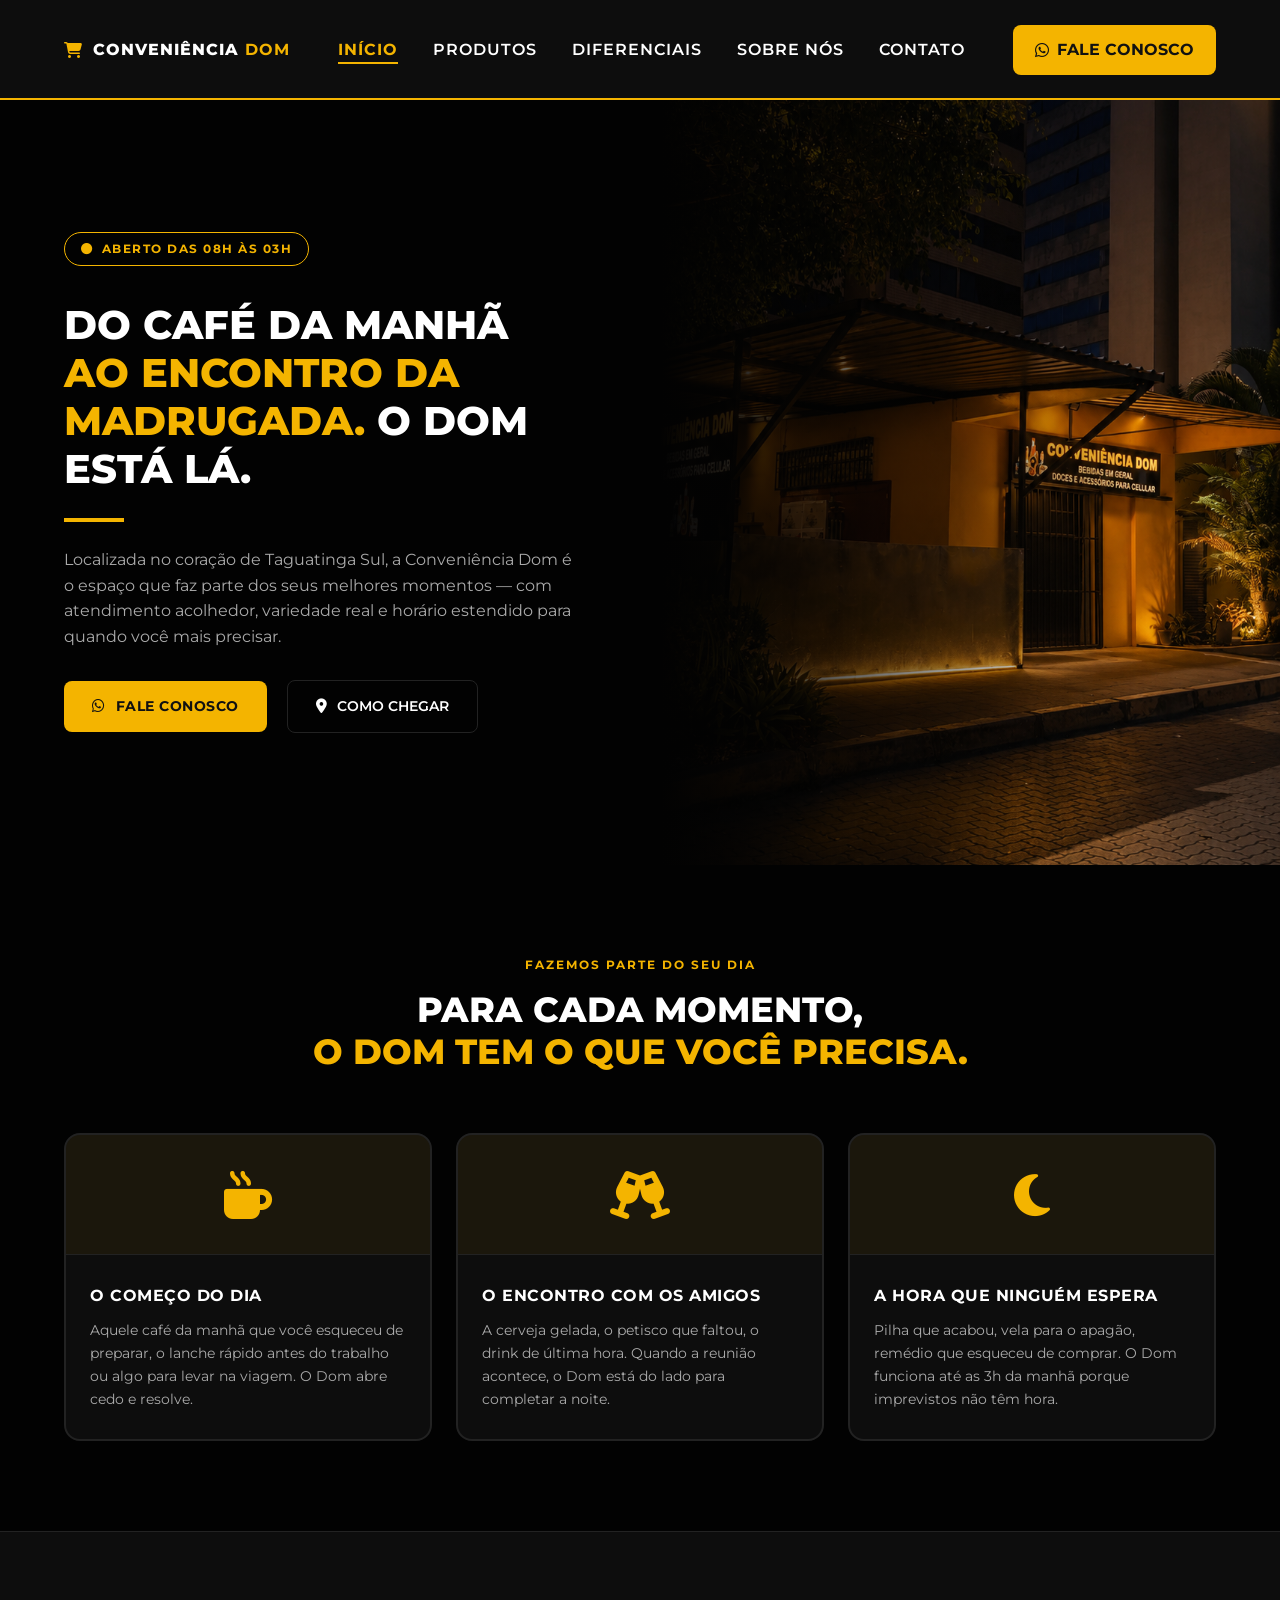
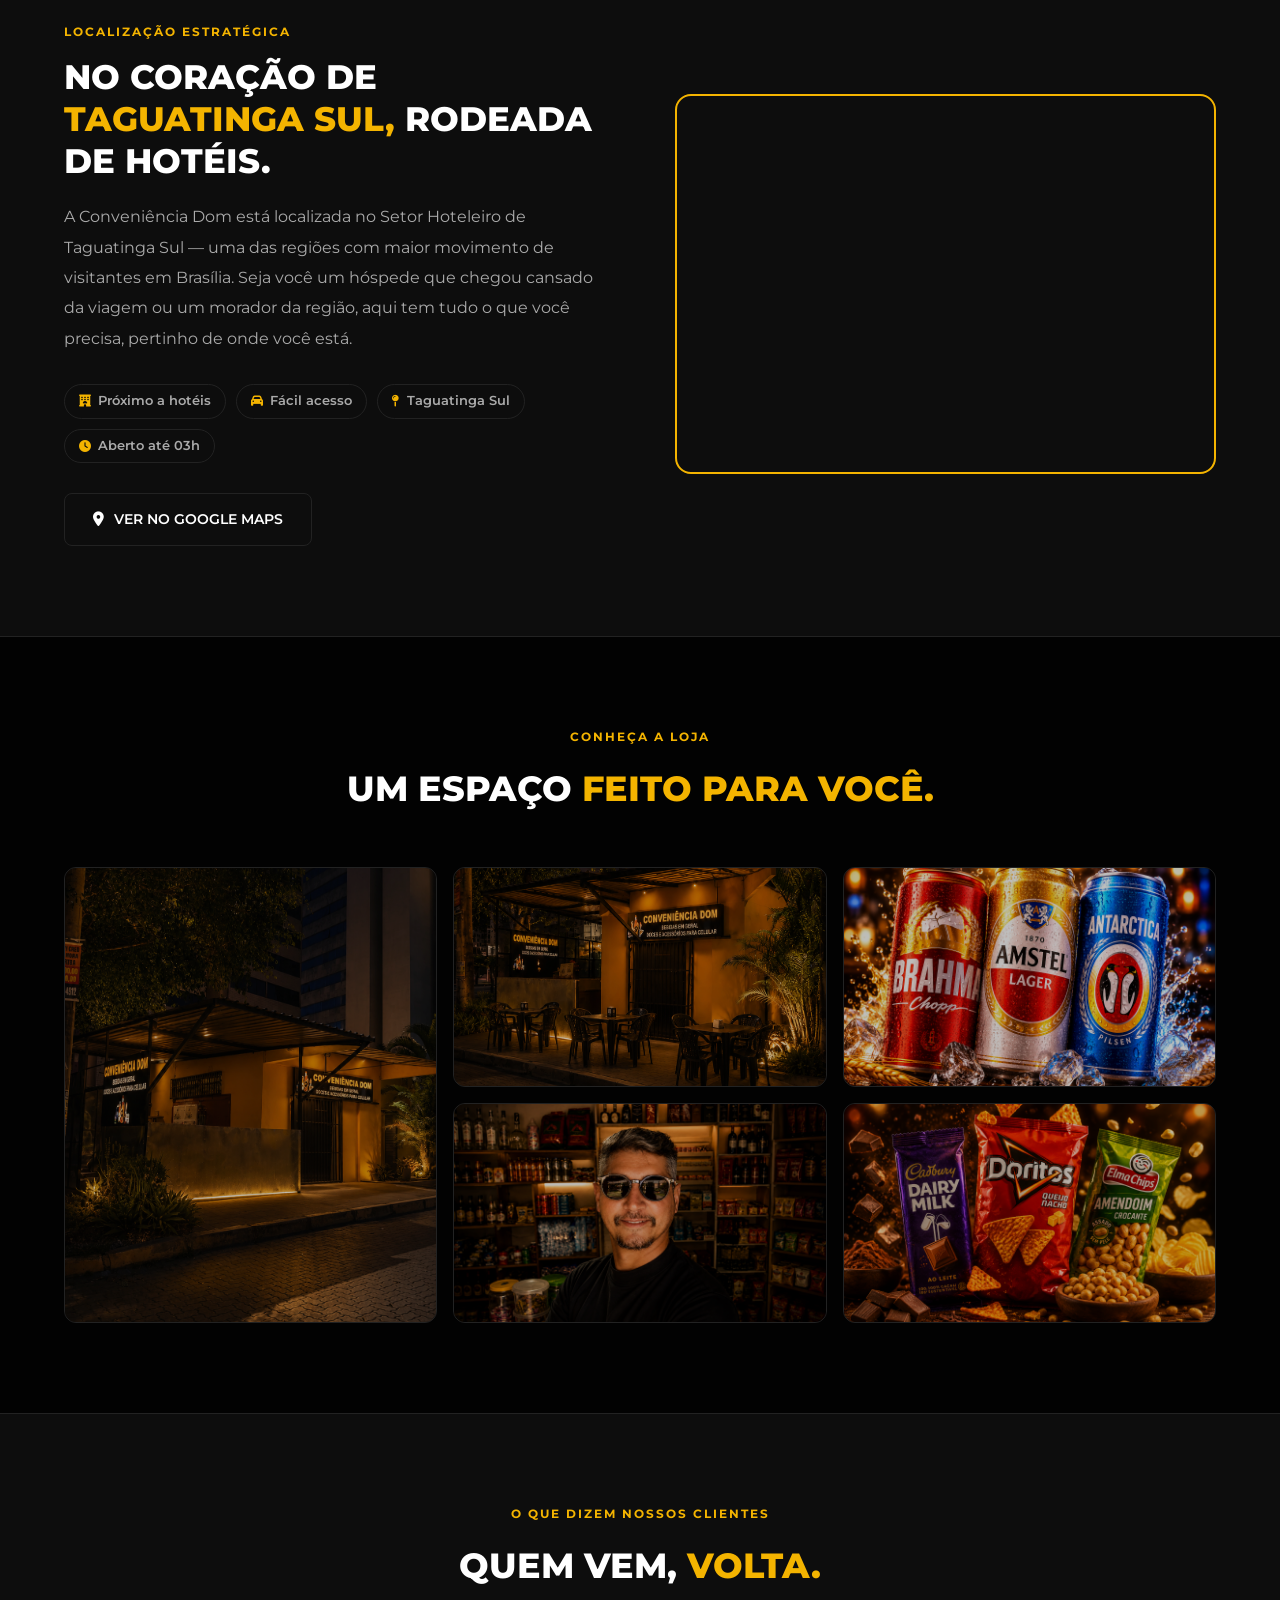
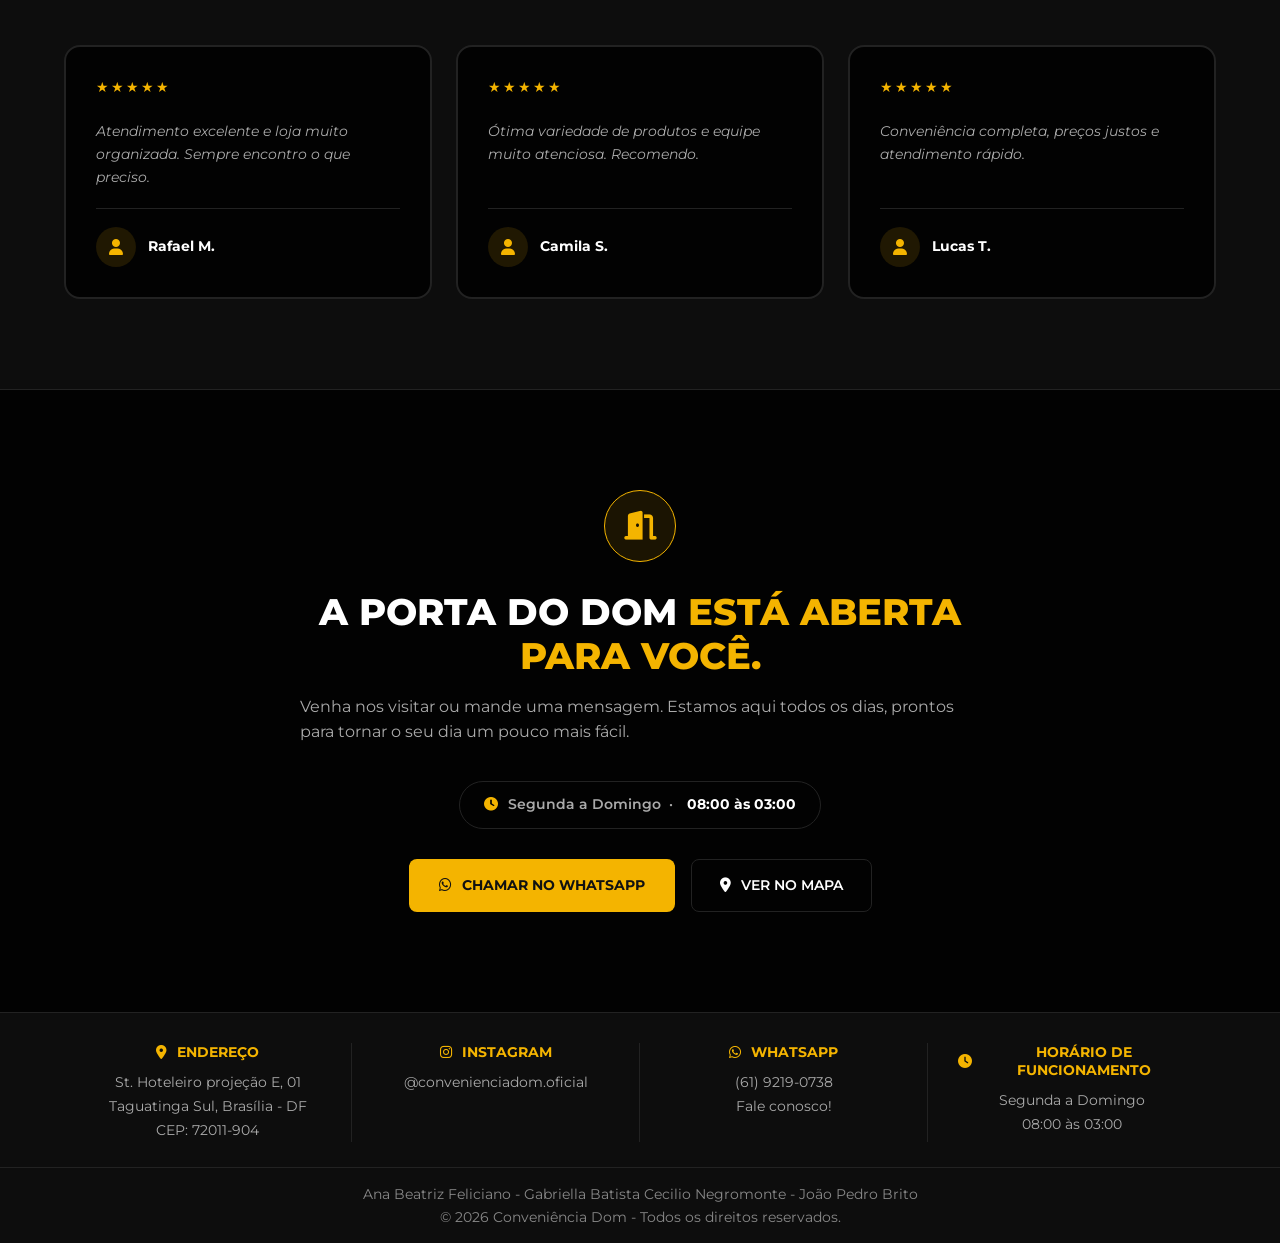
<file: index.html>
<!doctype html>
<html lang="pt-BR">
  <head>
    <meta charset="UTF-8" />
    <meta name="viewport" content="width=device-width, initial-scale=1.0" />

    <title>Conveniência Dom</title>

    <link rel="preconnect" href="https://fonts.googleapis.com" />
    <link rel="preconnect" href="https://fonts.gstatic.com" crossorigin />
    <link
      href="https://fonts.googleapis.com/css2?family=Montserrat:wght@300;400;600;700;800&family=Caveat:wght@700&display=swap"
      rel="stylesheet"
    />
    <link
      rel="stylesheet"
      href="https://cdnjs.cloudflare.com/ajax/libs/font-awesome/6.4.0/css/all.min.css"
    />
    <link rel="stylesheet" href="stylesheet.css" />
  </head>

  <body>
    <!-- ================= HEADER ================= -->
    <header>
      <div class="header-container">
        <a href="index.html" class="logo">
          <i class="fa-solid fa-cart-shopping yellow-text"></i>
          <span>CONVENIÊNCIA <b class="yellow-text">DOM</b></span>
        </a>

        <nav>
          <ul>
            <li><a href="index.html" class="active">INÍCIO</a></li>
            <li><a href="Produtos.html">PRODUTOS</a></li>
            <li><a href="Diferenciais.html">DIFERENCIAIS</a></li>
            <li><a href="Sobre_Nós.html">SOBRE NÓS</a></li>
            <li><a href="Contato.html">CONTATO</a></li>
          </ul>
        </nav>

        <a href="https://wa.me/556192190738" class="btn-header" target="_blank">
          <i class="fa-brands fa-whatsapp"></i>
          FALE CONOSCO
        </a>
      </div>
    </header>

    <!-- ================= MAIN ================= -->
    <main>
      <!-- ═══════════════════════════════════
       1. HERO
  ═══════════════════════════════════ -->
      <section class="sobre">
        <div class="sobre-conteudo">
          <div class="hero-badge">
            <i class="fa-solid fa-circle hero-badge-dot"></i>
            ABERTO DAS 08H ÀS 03H
          </div>

          <h1>
            DO CAFÉ DA MANHÃ
            <span class="yellow-text">AO ENCONTRO DA MADRUGADA.</span>
            O DOM ESTÁ LÁ.
          </h1>

          <hr class="title-line" />

          <p>
            Localizada no coração de Taguatinga Sul, a Conveniência Dom é o
            espaço que faz parte dos seus melhores momentos — com atendimento
            acolhedor, variedade real e horário estendido para quando você mais
            precisar.
          </p>

          <div class="hero-ctas">
            <a
              href="https://wa.me/556192190738"
              class="btn-primary-home"
              target="_blank"
            >
              <i class="fa-brands fa-whatsapp"></i>
              FALE CONOSCO
            </a>
            <a
              href="https://maps.app.goo.gl/HnuwgKyXgM7JN3vq8"
              class="btn-ghost-home"
              target="_blank"
            >
              <i class="fa-solid fa-location-dot"></i>
              COMO CHEGAR
            </a>
          </div>
        </div>

        <div class="sobre-imagem">
          <img src="imgs/Loja.png" alt="Fachada da Conveniência Dom" />
        </div>
      </section>

      <!-- ═══════════════════════════════════
       2. MOMENTOS DO DIA
  ═══════════════════════════════════ -->
      <section class="home-momentos">
        <div class="container">
          <div class="momentos-header">
            <span class="section-eyebrow">FAZEMOS PARTE DO SEU DIA</span>
            <h2>
              PARA CADA MOMENTO,<br />
              <span class="yellow-text">O DOM TEM O QUE VOCÊ PRECISA.</span>
            </h2>
          </div>

          <div class="momentos-grid">
            <div class="momento-card">
              <div class="momento-card-icon">
                <i class="fa-solid fa-mug-hot"></i>
              </div>
              <div class="momento-card-body">
                <h3>O COMEÇO DO DIA</h3>
                <p>
                  Aquele café da manhã que você esqueceu de preparar, o lanche
                  rápido antes do trabalho ou algo para levar na viagem. O Dom
                  abre cedo e resolve.
                </p>
              </div>
            </div>

            <div class="momento-card">
              <div class="momento-card-icon">
                <i class="fa-solid fa-champagne-glasses"></i>
              </div>
              <div class="momento-card-body">
                <h3>O ENCONTRO COM OS AMIGOS</h3>
                <p>
                  A cerveja gelada, o petisco que faltou, o drink de última
                  hora. Quando a reunião acontece, o Dom está do lado para
                  completar a noite.
                </p>
              </div>
            </div>

            <div class="momento-card">
              <div class="momento-card-icon">
                <i class="fa-solid fa-moon"></i>
              </div>
              <div class="momento-card-body">
                <h3>A HORA QUE NINGUÉM ESPERA</h3>
                <p>
                  Pilha que acabou, vela para o apagão, remédio que esqueceu de
                  comprar. O Dom funciona até as 3h da manhã porque imprevistos
                  não têm hora.
                </p>
              </div>
            </div>
          </div>
        </div>
      </section>

      <!-- ═══════════════════════════════════
       3. LOCALIZAÇÃO PRIVILEGIADA
  ═══════════════════════════════════ -->
      <section class="home-localizacao">
        <div class="container">
          <div class="localizacao-inner">
            <div class="localizacao-text">
              <span class="section-eyebrow">LOCALIZAÇÃO ESTRATÉGICA</span>
              <h2>
                NO CORAÇÃO DE
                <span class="yellow-text">TAGUATINGA SUL,</span>
                RODEADA DE HOTÉIS.
              </h2>
              <p>
                A Conveniência Dom está localizada no Setor Hoteleiro de
                Taguatinga Sul — uma das regiões com maior movimento de
                visitantes em Brasília. Seja você um hóspede que chegou cansado
                da viagem ou um morador da região, aqui tem tudo o que você
                precisa, pertinho de onde você está.
              </p>

              <div class="localizacao-pills">
                <span class="localizacao-pill">
                  <i class="fa-solid fa-hotel"></i> Próximo a hotéis
                </span>
                <span class="localizacao-pill">
                  <i class="fa-solid fa-car"></i> Fácil acesso
                </span>
                <span class="localizacao-pill">
                  <i class="fa-solid fa-map-pin"></i> Taguatinga Sul
                </span>
                <span class="localizacao-pill">
                  <i class="fa-solid fa-clock"></i> Aberto até 03h
                </span>
              </div>

              <a
                href="https://maps.app.goo.gl/HnuwgKyXgM7JN3vq8"
                class="btn-ghost-home"
                target="_blank"
              >
                <i class="fa-solid fa-location-dot"></i>
                VER NO GOOGLE MAPS
              </a>
            </div>

            <div class="localizacao-map">
              <iframe
                src="https://www.google.com/maps/embed?pb=!1m14!1m8!1m3!1d15353.694281754506!2d-48.05449!3d-15.83432!3m2!1i1024!2i768!4f13.1!3m3!1m2!1s0x935a33a9ea544ced%3A0x615d9e03b3c360bb!2sMB%20Conveni%C3%AAncia!5e0!3m2!1spt-BR!2sbr!4v1781479896615!5m2!1spt-BR!2sbr"
                allowfullscreen=""
                loading="lazy"
                referrerpolicy="no-referrer-when-downgrade"
                title="Localização da Conveniência Dom"
              >
              </iframe>
            </div>
          </div>
        </div>
      </section>

      <!-- ═══════════════════════════════════
       4. GALERIA DA LOJA
  ═══════════════════════════════════ -->
      <section class="home-galeria">
        <div class="container">
          <div class="galeria-header">
            <span class="section-eyebrow">CONHEÇA A LOJA</span>
            <h2>UM ESPAÇO <span class="yellow-text">FEITO PARA VOCÊ.</span></h2>
          </div>

          <div class="galeria-grid">
            <div class="galeria-item">
              <img src="imgs/Loja.png" alt="Fachada da Conveniência Dom" />
            </div>
            <div class="galeria-item">
              <img src="imgs/Loja2.png" alt="Interior da loja" />
            </div>
            <div class="galeria-item">
              <img src="imgs/bebidas.png" alt="Seção de bebidas" />
            </div>
            <div class="galeria-item">
              <img src="imgs/Dono.png" alt="Snacks e petiscos" />
            </div>
            <div class="galeria-item">
              <img src="imgs/snacks.png" alt="Atendimento Dom" />
            </div>
          </div>
        </div>
      </section>

      <!-- ═══════════════════════════════════
       5. DEPOIMENTOS
  ═══════════════════════════════════ -->
      <section class="home-depoimentos">
        <div class="container">
          <div class="depoimentos-header">
            <span class="section-eyebrow">O QUE DIZEM NOSSOS CLIENTES</span>
            <h2>QUEM VEM, <span class="yellow-text">VOLTA.</span></h2>
          </div>

          <div class="depoimentos-grid">
            <div class="depoimento-card">
              <div class="depoimento-estrelas">★★★★★</div>
              <p class="depoimento-texto">
                Atendimento excelente e loja muito organizada. Sempre encontro o
                que preciso.
              </p>
              <div class="depoimento-autor">
                <div class="depoimento-avatar">
                  <i class="fa-solid fa-user"></i>
                </div>
                <div>
                  <div class="depoimento-nome">Rafael M.</div>
                </div>
              </div>
            </div>

            <div class="depoimento-card">
              <div class="depoimento-estrelas">★★★★★</div>
              <p class="depoimento-texto">
                Ótima variedade de produtos e equipe muito atenciosa. Recomendo.
              </p>
              <div class="depoimento-autor">
                <div class="depoimento-avatar">
                  <i class="fa-solid fa-user"></i>
                </div>
                <div>
                  <div class="depoimento-nome">Camila S.</div>
                </div>
              </div>
            </div>

            <div class="depoimento-card">
              <div class="depoimento-estrelas">★★★★★</div>
              <p class="depoimento-texto">
                Conveniência completa, preços justos e atendimento rápido.
              </p>
              <div class="depoimento-autor">
                <div class="depoimento-avatar">
                  <i class="fa-solid fa-user"></i>
                </div>
                <div>
                  <div class="depoimento-nome">Lucas T.</div>
                </div>
              </div>
            </div>
          </div>
        </div>
      </section>

      <!-- ═══════════════════════════════════
       6. CTA FINAL
  ═══════════════════════════════════ -->
      <section class="home-cta-final">
        <div class="container">
          <div class="cta-final-inner">
            <div class="cta-final-icon">
              <i class="fa-solid fa-door-open"></i>
            </div>

            <h2>
              A PORTA DO DOM
              <span class="yellow-text">ESTÁ ABERTA PARA VOCÊ.</span>
            </h2>

            <p>
              Venha nos visitar ou mande uma mensagem. Estamos aqui todos os
              dias, prontos para tornar o seu dia um pouco mais fácil.
            </p>

            <div class="cta-final-horario">
              <i class="fa-solid fa-clock"></i>
              Segunda a Domingo &nbsp;·&nbsp; <strong>08:00 às 03:00</strong>
            </div>

            <div class="cta-final-btns">
              <a
                href="https://wa.me/556192190738"
                class="btn-wpp"
                target="_blank"
              >
                <i class="fa-brands fa-whatsapp"></i>
                CHAMAR NO WHATSAPP
              </a>
              <a
                href="https://maps.app.goo.gl/HnuwgKyXgM7JN3vq8"
                class="btn-ghost-home"
                target="_blank"
              >
                <i class="fa-solid fa-location-dot"></i>
                VER NO MAPA
              </a>
            </div>
          </div>
        </div>
      </section>
    </main>

    <!-- ================= FOOTER ================= -->
    <footer>
      <div class="footer-container">
        <div class="footer-col">
          <h4>
            <i class="fa-solid fa-location-dot yellow-text"></i>
            <span>ENDEREÇO</span>
          </h4>
          <p>
            <a href="https://maps.app.goo.gl/cGmawsfcifvYaszP9" target="_blank">
              St. Hoteleiro projeção E, 01<br />
              Taguatinga Sul, Brasília - DF<br />
              CEP: 72011-904
            </a>
          </p>
        </div>

        <div class="footer-col">
          <h4>
            <i class="fa-brands fa-instagram yellow-text"></i>
            <span>INSTAGRAM</span>
          </h4>
          <p>
            <a
              href="https://www.instagram.com/convenienciadom.oficial/"
              target="_blank"
            >
              @convenienciadom.oficial
            </a>
          </p>
        </div>

        <div class="footer-col">
          <h4>
            <i class="fa-brands fa-whatsapp yellow-text"></i>
            <span>WHATSAPP</span>
          </h4>
          <p>
            <a
              href="https://wa.me/556192190738"
              target="_blank">
              (61) 9219-0738<br />
            Fale conosco!
            </a>            
          </p>
        </div>

        <div class="footer-col">
          <h4>
            <i class="fa-solid fa-clock yellow-text"></i>
            <span>HORÁRIO DE FUNCIONAMENTO</span>
          </h4>
          <p>
            Segunda a Domingo<br />
            08:00 às 03:00
          </p>
        </div>
      </div>

      <div class="footer-bottom">
        <p>
          Ana Beatriz Feliciano - Gabriella Batista Cecilio Negromonte - João
          Pedro Brito
        </p>
        <p>&copy; 2026 Conveniência Dom - Todos os direitos reservados.</p>
      </div>
    </footer>
  </body>
</html>
</file>
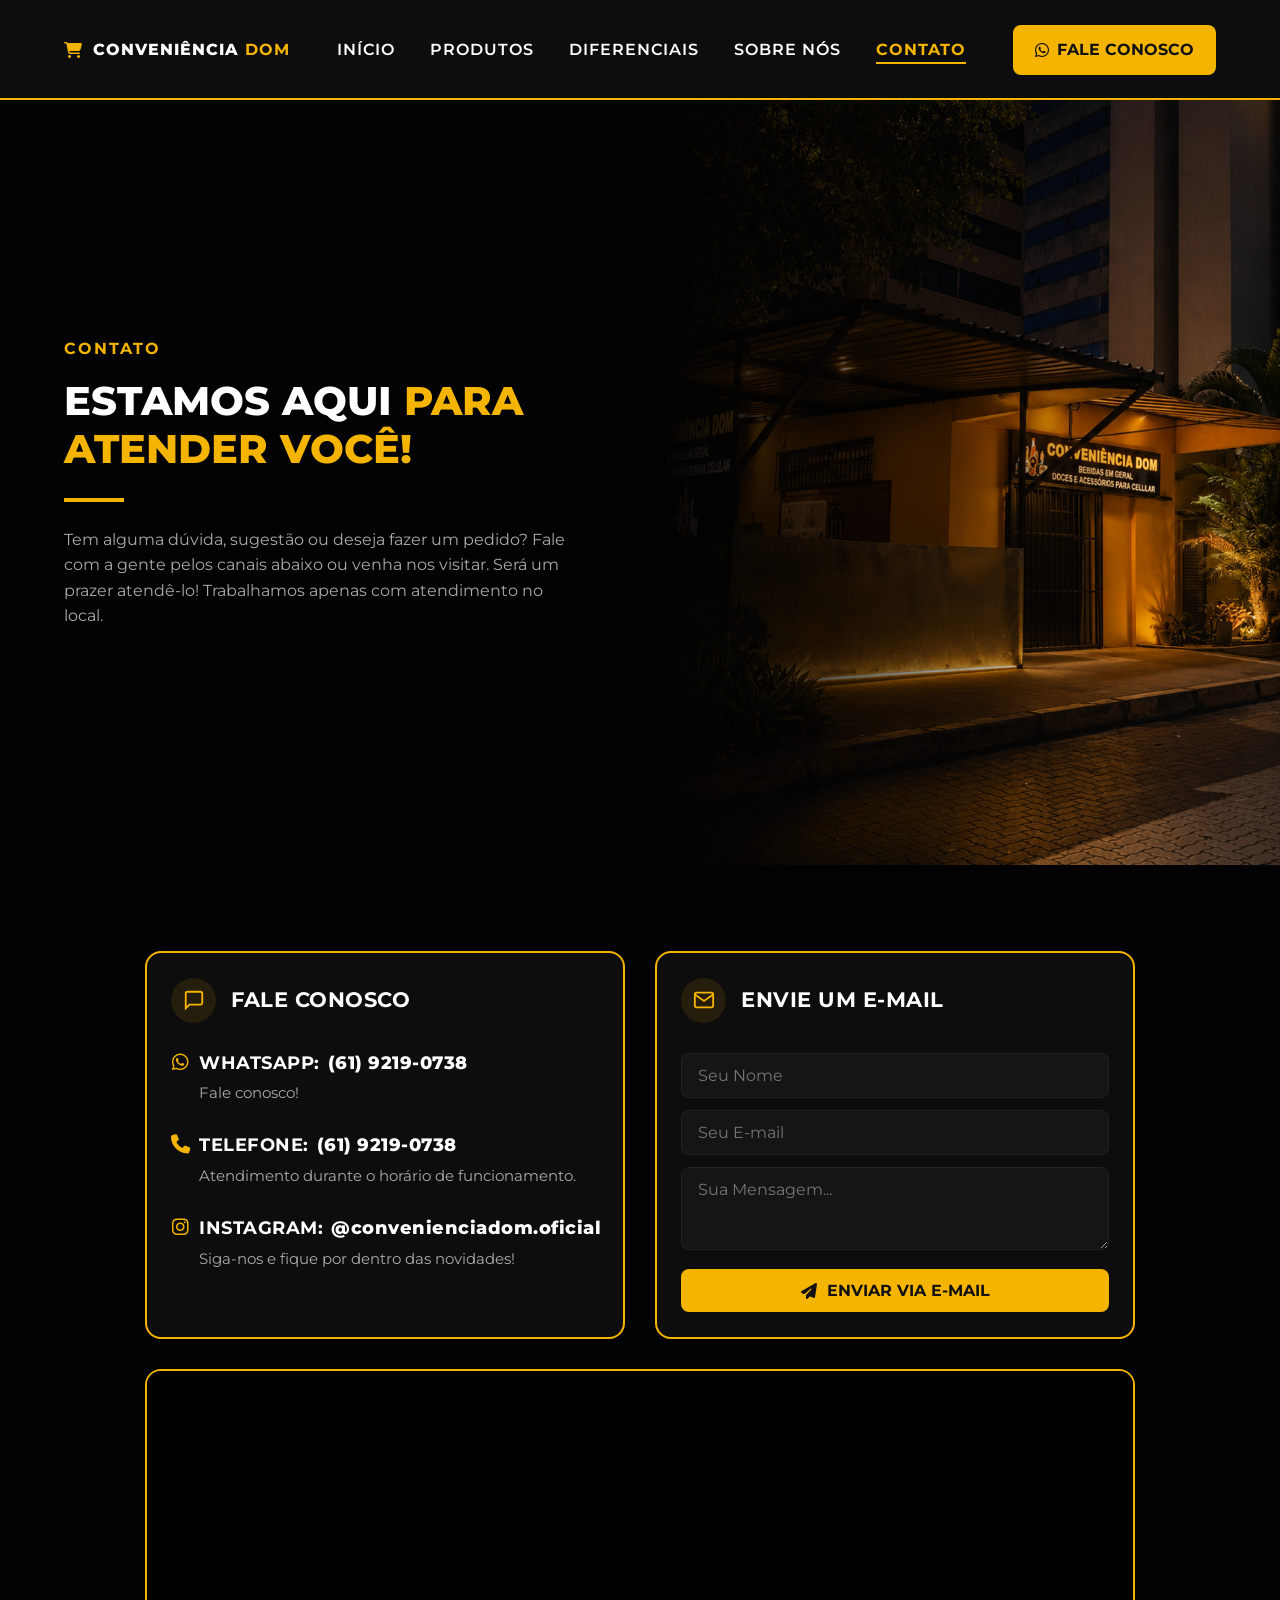
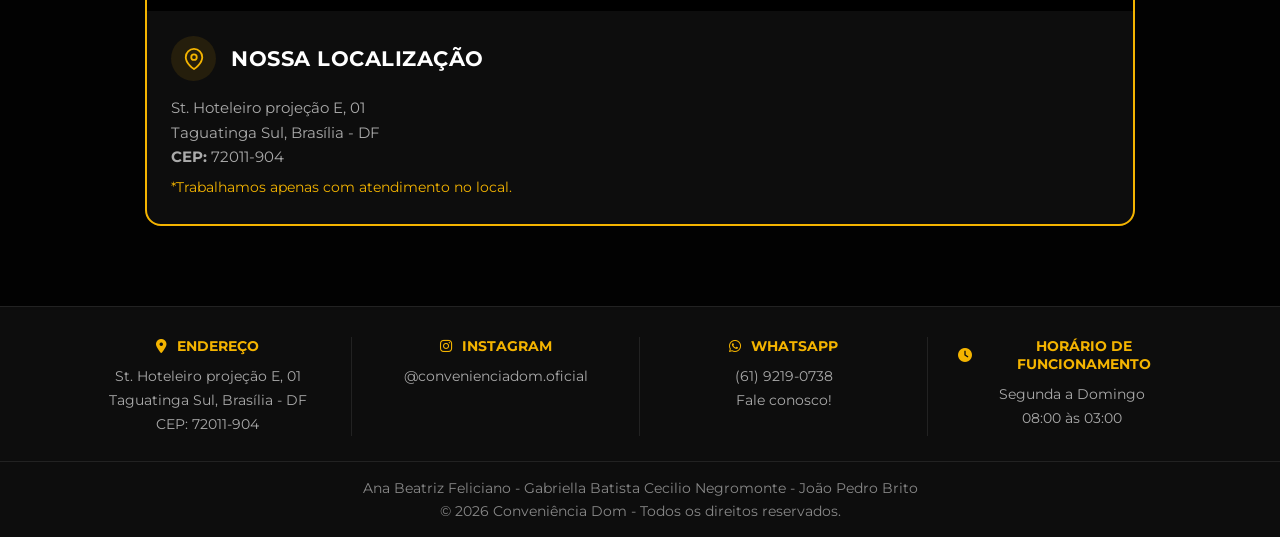
<file: Contato.html>
<!doctype html>
<html lang="pt-BR">
  <head>
    <meta charset="UTF-8" />
    <meta name="viewport" content="width=device-width, initial-scale=1.0" />
    <title>Conveniência Dom - Contato</title>
    <link rel="preconnect" href="https://fonts.googleapis.com" />
    <link rel="preconnect" href="https://fonts.gstatic.com" crossorigin />
    <link
      href="https://fonts.googleapis.com/css2?family=Montserrat:wght@300;400;600;700;800&family=Caveat:wght@700&display=swap"
      rel="stylesheet"
    />
    <link
      rel="stylesheet"
      href="https://cdnjs.cloudflare.com/ajax/libs/font-awesome/6.4.0/css/all.min.css"
    />
    <link rel="stylesheet" href="stylesheet.css" />
  </head>
  <body>
    <header>
      <div class="header-container">
        <a href="index.html" class="logo">
          <i class="fa-solid fa-cart-shopping yellow-text"></i>
          <span>CONVENIÊNCIA <b class="yellow-text">DOM</b></span>
        </a>

        <nav>
          <ul>
            <li><a href="index.html">INÍCIO</a></li>
            <li><a href="Produtos.html">PRODUTOS</a></li>
            <li><a href="Diferenciais.html">DIFERENCIAIS</a></li>
            <li><a href="Sobre_Nós.html">SOBRE NÓS</a></li>
            <li><a href="Contato.html"class="active">CONTATO</a></li>
          </ul>
        </nav>

        <a href="https://wa.me/556192190738" class="btn-header" target="_blank">
          <i class="fa-brands fa-whatsapp"></i>
          FALE CONOSCO
        </a>
      </div>
    </header>

    <main>
      <section class="sobre">
        <div class="sobre-conteudo">
          <span class="subtitle yellow-text">CONTATO</span>
          <h1>
            ESTAMOS AQUI
            <span class="yellow-text">PARA <br />ATENDER VOCÊ!</span>
          </h1>
          <hr class="title-line" />
          <p>
            Tem alguma dúvida, sugestão ou deseja fazer um pedido? Fale com a
            gente pelos canais abaixo ou venha nos visitar. Será um prazer
            atendê-lo! Trabalhamos apenas com atendimento no local.
          </p>
        </div>

        <div class="sobre-imagem">
          <img src="imgs/Loja.png" alt="Fachada Conveniência Dom" />
        </div>
      </section>
      <br>

      <section class="container contact-page-section">
        <!-- CARD 1: FALE CONOSCO -->
        <div class="overview-card contact-info-card">
          <div class="overview-card-content">
            <div class="overview-card-header">
              <div class="overview-icon-circle">
                <svg
                  viewBox="0 0 24 24"
                  fill="none"
                  stroke="currentColor"
                  stroke-width="2"
                >
                  <path
                    d="M21 15a2 2 0 0 1-2 2H7l-4 4V5a2 2 0 0 1 2-2h14a2 2 0 0 1 2 2z"
                  />
                </svg>
              </div>
              <h3>FALE CONOSCO</h3>
            </div>

            <div class="contact-items-wrapper">
              <div class="contact">
                <div class="text-contact">
                  <h4>
                    <i class="fa-brands fa-whatsapp yellow-text"></i>
                    <span class="text-white">WHATSAPP:</span>
                    <span class="contact-data">(61) 9219-0738</span>
                  </h4>
                  <p>Fale conosco!</p>
                </div>
              </div>

              <div class="contact">
                <div class="text-contact">
                  <h4>
                    <i class="fa-solid fa-phone yellow-text"></i>
                    <span class="text-white">TELEFONE:</span>
                    <span class="contact-data">(61) 9219-0738</span>
                  </h4>
                  <p>Atendimento durante o horário de funcionamento.</p>
                </div>
              </div>

              <div class="contact">
                <div class="text-contact">
                  <h4>
                    <i class="fa-brands fa-instagram yellow-text"></i>
                    <span class="text-white">INSTAGRAM:</span>
                    <span class="contact-data">@convenienciadom.oficial</span>
                  </h4>
                  <p>Siga-nos e fique por dentro das novidades!</p>
                </div>
              </div>
            </div>
          </div>
        </div>

        <!-- CARD 2: ENVIE UM E-MAIL -->
        <div class="overview-card contact-email-card">
          <div class="overview-card-content">
            <div class="overview-card-header">
              <div class="overview-icon-circle">
                <svg
                  viewBox="0 0 24 24"
                  fill="none"
                  stroke="currentColor"
                  stroke-width="2"
                >
                  <path
                    d="M4 4h16c1.1 0 2 .9 2 2v12c0 1.1-.9 2-2 2H4c-1.1 0-2-.9-2-2V6c0-1.1.9-2 2-2z"
                  />
                  <polyline points="22,6 12,13 2,6" />
                </svg>
              </div>
              <h3>ENVIE UM E-MAIL</h3>
            </div>

            <div class="contact-form">
              <div class="form-group">
                <input
                  type="text"
                  id="form-name"
                  placeholder="Seu Nome"
                  required
                />
              </div>
              <div class="form-group">
                <input
                  type="email"
                  id="form-email"
                  placeholder="Seu E-mail"
                  required
                />
              </div>
              <div class="form-group">
                <textarea
                  id="form-message"
                  rows="3"
                  placeholder="Sua Mensagem..."
                  required
                ></textarea>
              </div>
              <button
                type="button"
                class="btn-submit-form"
                onclick="enviarParaOGmail()"
              >
                <i class="fa-solid fa-paper-plane"></i> ENVIAR VIA E-MAIL
              </button>
            </div>
          </div>
        </div>

        <!-- CARD 3: NOSSA LOCALIZAÇÃO (largura dupla) -->
        <div class="overview-card contact-map-card">
          <div class="overview-card-image contact-map-wrapper">
            <iframe
              src="https://www.google.com/maps/embed?pb=!1m14!1m8!1m3!1d15353.694281754506!2d-48.05449!3d-15.83432!3m2!1i1024!2i768!4f13.1!3m3!1m2!1s0x935a33a9ea544ced%3A0x615d9e03b3c360bb!2sMB%20Conveni%C3%AAncia!5e0!3m2!1spt-BR!2sbr!4v1781479896615!5m2!1spt-BR!2sbr"
              width="100%"
              height="100%"
              style="border: 0"
              allowfullscreen=""
              loading="lazy"
              referrerpolicy="no-referrer-when-downgrade"
            >
            </iframe>
          </div>
          <div class="overview-card-content">
            <div class="overview-card-header">
              <div class="overview-icon-circle">
                <svg
                  viewBox="0 0 24 24"
                  fill="none"
                  stroke="currentColor"
                  stroke-width="2"
                >
                  <path d="M21 10c0 7-9 13-9 13s-9-6-9-13a9 9 0 0 1 18 0z" />
                  <circle cx="12" cy="10" r="3" />
                </svg>
              </div>
              <h3>NOSSA LOCALIZAÇÃO</h3>
            </div>
            <p class="overview-card-text">
              St. Hoteleiro projeção E, 01<br />
              Taguatinga Sul, Brasília - DF<br />
              <strong>CEP:</strong> 72011-904<br />
              <span
                class="yellow-text"
                style="font-size: 0.85rem; display: block; margin-top: 8px"
              >
                *Trabalhamos apenas com atendimento no local.
              </span>
            </p>
          </div>
        </div>
      </section>
    </main>

    <!-- ================= FOOTER ================= -->
    <footer>
      <div class="footer-container">
        <div class="footer-col">
          <h4>
            <i class="fa-solid fa-location-dot yellow-text"></i>
            <span>ENDEREÇO</span>
          </h4>
          <p>
            <a href="https://maps.app.goo.gl/cGmawsfcifvYaszP9" target="_blank">
              St. Hoteleiro projeção E, 01<br />
              Taguatinga Sul, Brasília - DF<br />
              CEP: 72011-904
            </a>
          </p>
        </div>

        <div class="footer-col">
          <h4>
            <i class="fa-brands fa-instagram yellow-text"></i>
            <span>INSTAGRAM</span>
          </h4>
          <p>
            <a
              href="https://www.instagram.com/convenienciadom.oficial/"
              target="_blank">
              @convenienciadom.oficial
            </a>
          </p>
        </div>

        <div class="footer-col">
          <h4>
            <i class="fa-brands fa-whatsapp yellow-text"></i>
            <span>WHATSAPP</span>
          </h4>
          <p>
            <a
              href="https://wa.me/556192190738"
              target="_blank">
              (61) 9219-0738<br />
            Fale conosco!
            </a>            
          </p>
        </div>

        <div class="footer-col">
          <h4>
            <i class="fa-solid fa-clock yellow-text"></i>
            <span>HORÁRIO DE FUNCIONAMENTO</span>
          </h4>
          <p>
            Segunda a Domingo<br />
            08:00 às 03:00
          </p>
        </div>
      </div>

      <div class="footer-bottom">
        <p>
          Ana Beatriz Feliciano - Gabriella Batista Cecilio Negromonte - João
          Pedro Brito
        </p>
        <p>&copy; 2026 Conveniência Dom - Todos os direitos reservados.</p>
      </div>
    </footer>

    <script>
      function enviarParaOGmail() {
        const emailDestino = "convenienciadom.oficial@gmail.com";
        const nome = document.getElementById("form-name").value;
        const emailCliente = document.getElementById("form-email").value;
        const mensagem = document.getElementById("form-message").value;

        if (!nome || !emailCliente || !mensagem) {
          alert("Por favor, preencha todos os campos antes de enviar!");
          return;
        }

        const assunto = encodeURIComponent(`Contato do Site - ${nome}`);
        const corpoEmail = encodeURIComponent(
          `Nome: ${nome}\nE-mail de contato: ${emailCliente}\n\nMensagem:\n${mensagem}`,
        );

        window.open(
          `mailto:${emailDestino}?subject=${assunto}&body=${corpoEmail}`,
          "_blank",
        );
      }
    </script>
  </body>
</html>
</file>
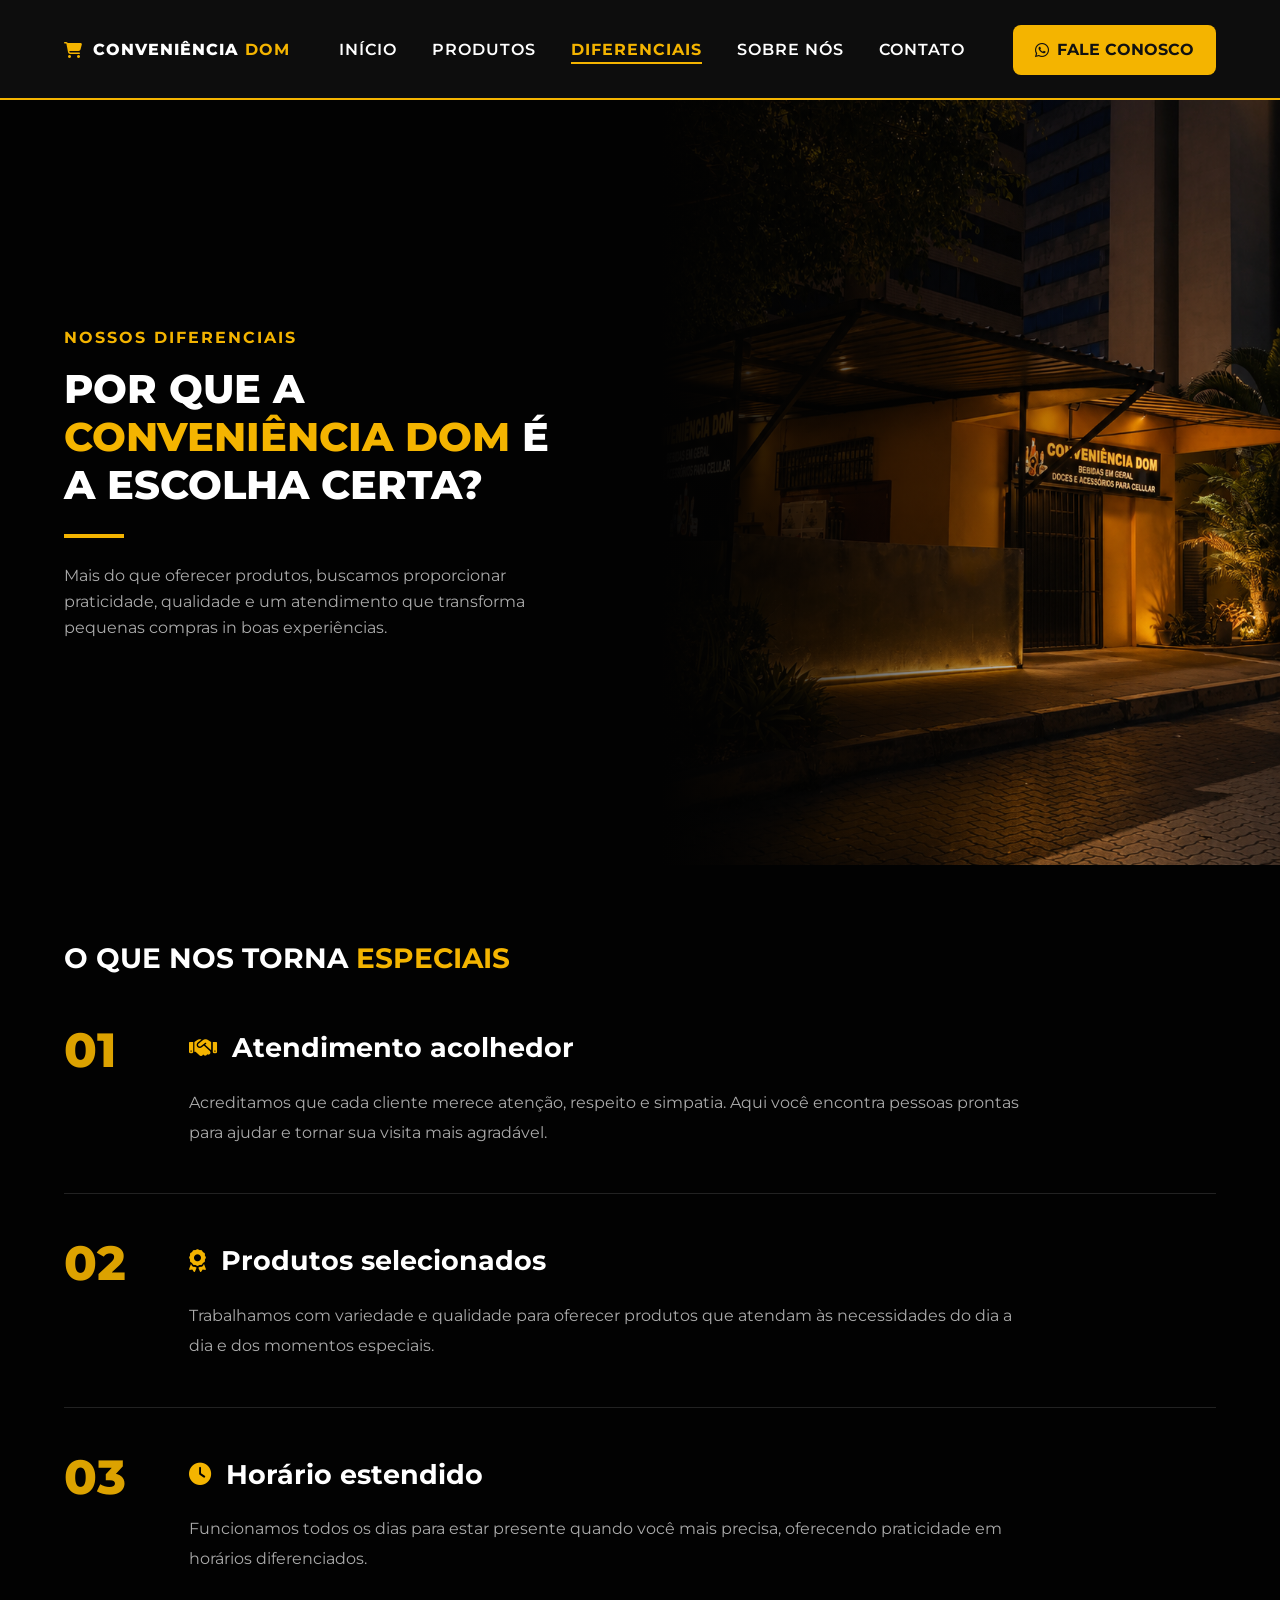
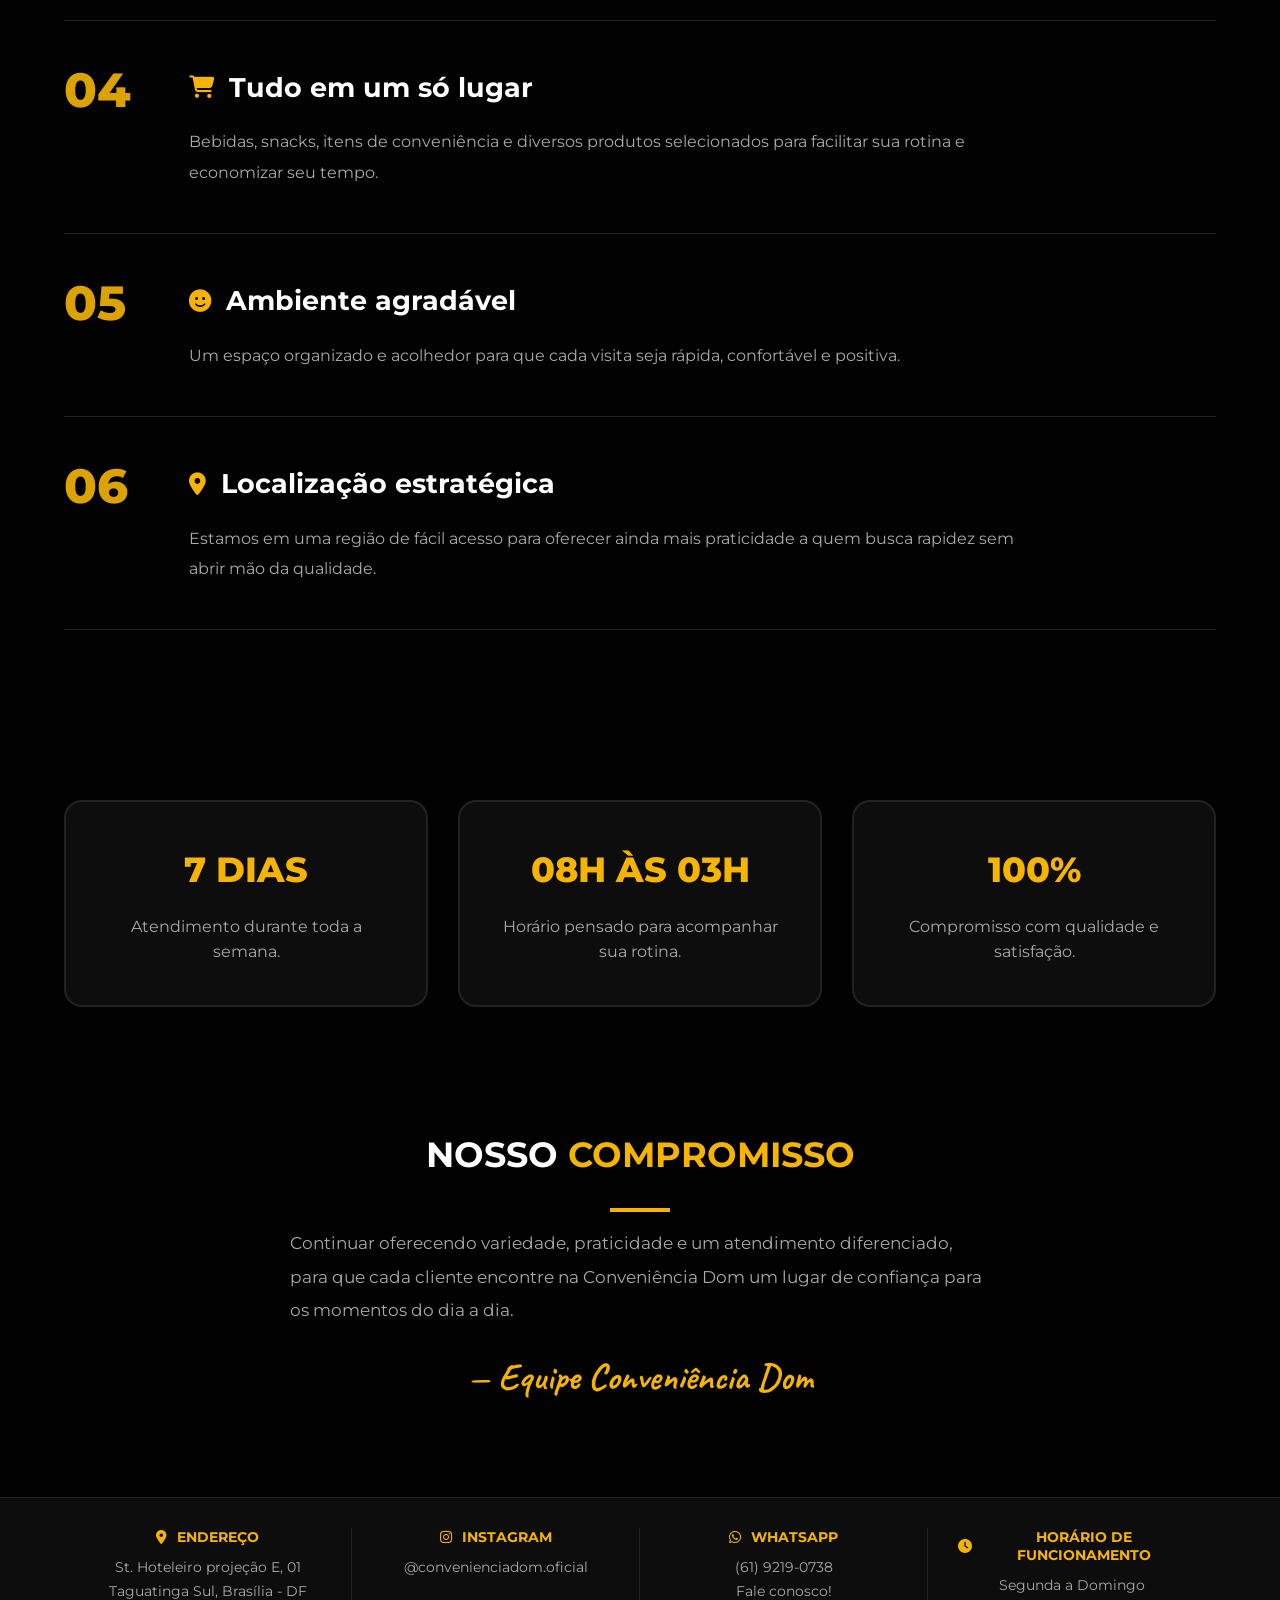
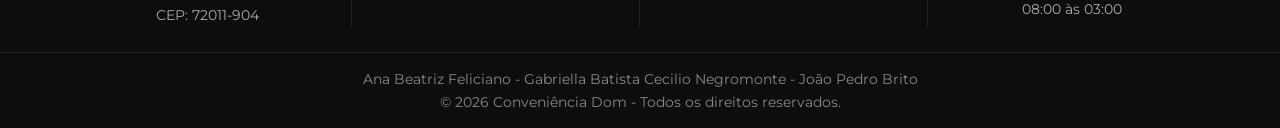
<file: Diferenciais.html>
<!doctype html>
<html lang="pt-BR">
  <head>
    <meta charset="UTF-8" />
    <meta name="viewport" content="width=device-width, initial-scale=1.0" />

    <title>Conveniência Dom - Diferenciais</title>

    <link rel="preconnect" href="https://fonts.googleapis.com" />
    <link rel="preconnect" href="https://fonts.gstatic.com" crossorigin />
    <link
      href="https://fonts.googleapis.com/css2?family=Montserrat:wght@300;400;600;700;800&family=Caveat:wght@700&display=swap"
      rel="stylesheet"
    />

    <link
      rel="stylesheet"
      href="https://cdnjs.cloudflare.com/ajax/libs/font-awesome/6.4.0/css/all.min.css"
    />

    <link rel="stylesheet" href="stylesheet.css" />
  </head>

  <body>
    <!-- ================= HEADER ================= -->
    <header>
      <div class="header-container">
        <a href="index.html" class="logo">
          <i class="fa-solid fa-cart-shopping yellow-text"></i>
          <span>CONVENIÊNCIA <b class="yellow-text">DOM</b></span>
        </a>

        <nav>
          <ul>
            <li><a href="index.html">INÍCIO</a></li>
            <li><a href="Produtos.html">PRODUTOS</a></li>
            <li><a href="Diferenciais.html" class="active">DIFERENCIAIS</a></li>
            <li><a href="Sobre_Nós.html">SOBRE NÓS</a></li>
            <li><a href="Contato.html">CONTATO</a></li>
          </ul>
        </nav>

        <a href="https://wa.me/556192190738" class="btn-header" target="_blank">
          <i class="fa-brands fa-whatsapp"></i>
          FALE CONOSCO
        </a>
      </div>
    </header>

    <!-- ================= MAIN ================= -->
    <main>
      <!-- HERO -->
      <section class="sobre">
        <div class="sobre-conteudo">
          <span class="subtitle yellow-text">NOSSOS DIFERENCIAIS</span>
          <h1>
            POR QUE A
            <span class="yellow-text">CONVENIÊNCIA DOM</span>
            É A ESCOLHA CERTA?
          </h1>
          <hr class="title-line" />
          <p>
            Mais do que oferecer produtos, buscamos proporcionar praticidade,
            qualidade e um atendimento que transforma pequenas compras in boas
            experiências.
          </p>
        </div>

        <div class="sobre-imagem">
          <img src="imgs/Loja.png" alt="Fachada Conveniência Dom" />
        </div>
      </section>
      <br>

      <!-- LISTA DE DIFERENCIAIS -->
      <section class="differentials-section">
        <div class="container">
          <br />
          <!-- NOVO TÍTULO CENTRALIZADO ANTES DOS ITENS -->
          <div
            class="differentials-header text-center">
            <h2>
              O QUE NOS TORNA <span class="yellow-text">ESPECIAIS</span>
            </h2>
          </div>

          <div class="differential-item">
            <div class="differential-number yellow-text">01</div>
            <div class="differential-content">
              <h2>
                <i class="fa-solid fa-handshake yellow-text"></i>
                Atendimento acolhedor
              </h2>
              <p>
                Acreditamos que cada cliente merece atenção, respeito e
                simpatia. Aqui você encontra pessoas prontas para ajudar e
                tornar sua visita mais agradável.
              </p>
            </div>
          </div>

          <div class="differential-item">
            <div class="differential-number yellow-text">02</div>
            <div class="differential-content">
              <h2>
                <i class="fa-solid fa-award yellow-text"></i>
                Produtos selecionados
              </h2>
              <p>
                Trabalhamos com variedade e qualidade para oferecer produtos que
                atendam às necessidades do dia a dia e dos momentos especiais.
              </p>
            </div>
          </div>

          <div class="differential-item">
            <div class="differential-number yellow-text">03</div>
            <div class="differential-content">
              <h2>
                <i class="fa-solid fa-clock yellow-text"></i>
                Horário estendido
              </h2>
              <p>
                Funcionamos todos os dias para estar presente quando você mais
                precisa, oferecendo praticidade em horários diferenciados.
              </p>
            </div>
          </div>

          <div class="differential-item">
            <div class="differential-number yellow-text">04</div>
            <div class="differential-content">
              <h2>
                <i class="fa-solid fa-cart-shopping yellow-text"></i>
                Tudo em um só lugar
              </h2>
              <p>
                Bebidas, snacks, itens de conveniência e diversos produtos
                selecionados para facilitar sua rotina e economizar seu tempo.
              </p>
            </div>
          </div>

          <div class="differential-item">
            <div class="differential-number yellow-text">05</div>
            <div class="differential-content">
              <h2>
                <i class="fa-solid fa-face-smile yellow-text"></i>
                Ambiente agradável
              </h2>
              <p>
                Um espaço organizado e acolhedor para que cada visita seja
                rápida, confortável e positiva.
              </p>
            </div>
          </div>

          <div class="differential-item">
            <div class="differential-number yellow-text">06</div>
            <div class="differential-content">
              <h2>
                <i class="fa-solid fa-location-dot yellow-text"></i>
                Localização estratégica
              </h2>
              <p>
                Estamos em uma região de fácil acesso para oferecer ainda mais
                praticidade a quem busca rapidez sem abrir mão da qualidade.
              </p>
            </div>
          </div>
        </div>
      </section>

      <!-- NÚMEROS DO DOM -->
      <section class="dom-numbers">
        <div class="container">
          <div class="number-card">
            <h2 class="yellow-text">7 DIAS</h2>
            <p>Atendimento durante toda a semana.</p>
          </div>

          <div class="number-card">
            <h2 class="yellow-text">08H ÀS 03H</h2>
            <p>Horário pensado para acompanhar sua rotina.</p>
          </div>

          <div class="number-card">
            <h2 class="yellow-text">100%</h2>
            <p>Compromisso com qualidade e satisfação.</p>
          </div>
        </div>
      </section>

      <!-- COMPROMISSO (CENTRALIZADO) -->
      <div class="container">
        <section class="dom-promise text-center" style="text-align: center">
          <h2>NOSSO <span class="yellow-text">COMPROMISSO</span></h2>
          <hr class="title-line" style="margin: 15px auto" />
          <p style="max-width: 700px; margin: 0 auto 20px auto">
            Continuar oferecendo variedade, praticidade e um atendimento
            diferenciado, para que cada cliente encontre na Conveniência Dom um
            lugar de confiança para os momentos do dia a dia.
          </p>
          <span class="script-text" style="display: block"
            >— Equipe Conveniência Dom</span
          >
        </section>
      </div>
    </main>

    <!-- ================= FOOTER ================= -->
    <footer>
      <div class="footer-container">
        <div class="footer-col">
          <h4>
            <i class="fa-solid fa-location-dot yellow-text"></i>
            <span>ENDEREÇO</span>
          </h4>
          <p>
            <a href="https://maps.app.goo.gl/cGmawsfcifvYaszP9" target="_blank">
              St. Hoteleiro projeção E, 01<br />
              Taguatinga Sul, Brasília - DF<br />
              CEP: 72011-904
            </a>
          </p>
        </div>

        <div class="footer-col">
          <h4>
            <i class="fa-brands fa-instagram yellow-text"></i>
            <span>INSTAGRAM</span>
          </h4>
          <p>
            <a
              href="https://www.instagram.com/convenienciadom.oficial/"
              target="_blank"
            >
              @convenienciadom.oficial
            </a>
          </p>
        </div>

        <div class="footer-col">
          <h4>
            <i class="fa-brands fa-whatsapp yellow-text"></i>
            <span>WHATSAPP</span>
          </h4>
          <p>
            <a
              href="https://wa.me/556192190738"
              target="_blank">
              (61) 9219-0738<br />
            Fale conosco!
            </a>            
          </p>
        </div>

        <div class="footer-col">
          <h4>
            <i class="fa-solid fa-clock yellow-text"></i>
            <span>HORÁRIO DE FUNCIONAMENTO</span>
          </h4>
          <p>
            Segunda a Domingo<br />
            08:00 às 03:00
          </p>
        </div>
      </div>

      <div class="footer-bottom">
        <p>
          Ana Beatriz Feliciano - Gabriella Batista Cecilio Negromonte - João
          Pedro Brito
        </p>
        <p>&copy; 2026 Conveniência Dom - Todos os direitos reservados.</p>
      </div>
    </footer>
  </body>
</html>
</file>
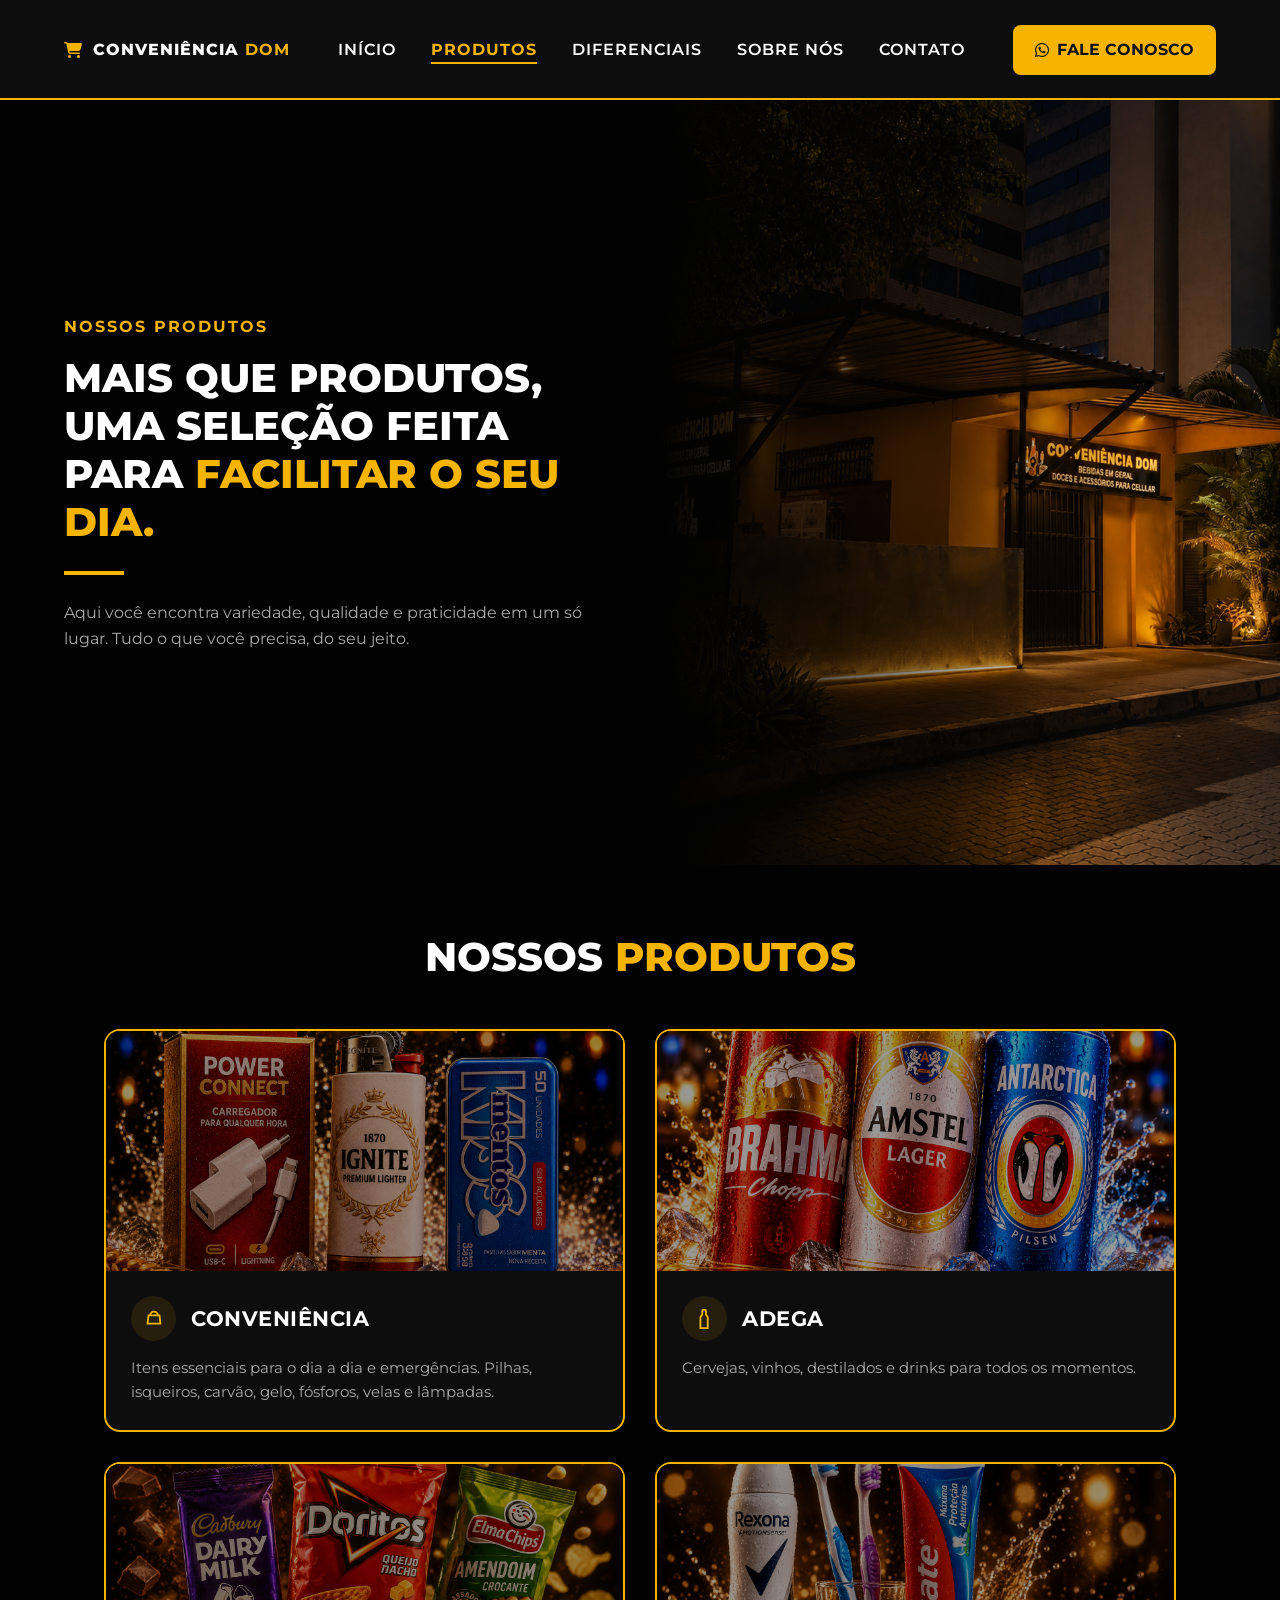
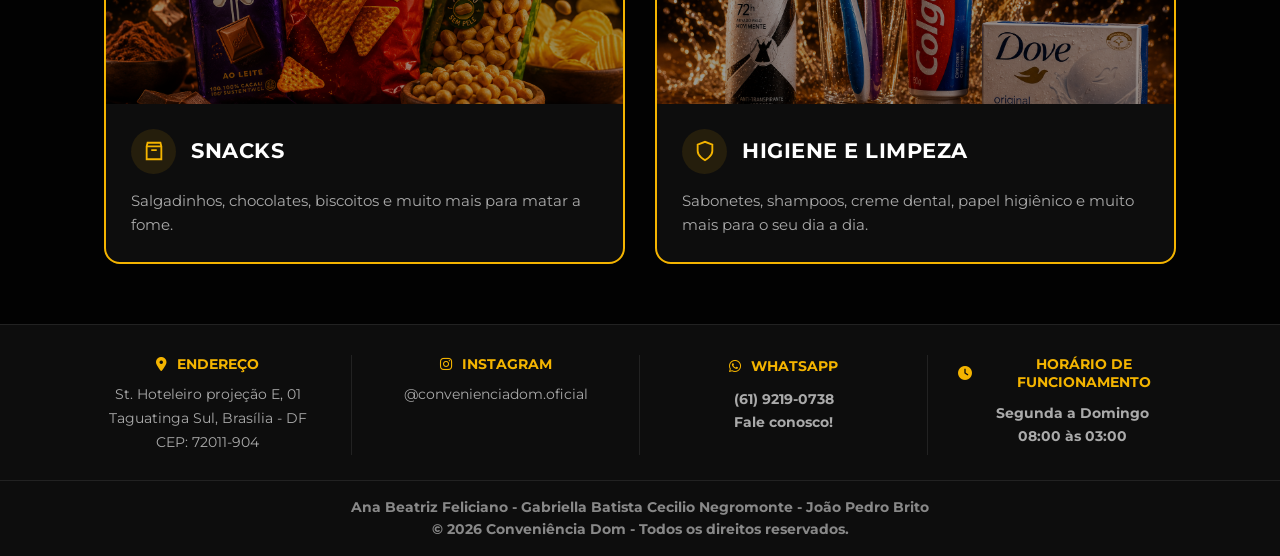
<file: Produtos.html>
<!doctype html>
<html lang="pt-BR">
  <head>
    <meta charset="UTF-8" />
    <meta name="viewport" content="width=device-width, initial-scale=1.0" />
    <title>Conveniência Dom - Sobre Nós</title>
    <link rel="preconnect" href="https://fonts.googleapis.com" />
    <link rel="preconnect" href="https://fonts.gstatic.com" crossorigin />
    <link
      href="https://fonts.googleapis.com/css2?family=Montserrat:wght@300;400;600;700;800&family=Caveat:wght@700&display=swap"
      rel="stylesheet"
    />
    <link
      rel="stylesheet"
      href="https://cdnjs.cloudflare.com/ajax/libs/font-awesome/6.4.0/css/all.min.css"
    />
    <link rel="stylesheet" href="stylesheet.css" />
  </head>
  <body>
<header>
  <div class="header-container">

    <a href="index.html" class="logo">
      <i class="fa-solid fa-cart-shopping yellow-text"></i>
      <span>CONVENIÊNCIA <b class="yellow-text">DOM</b></span>
    </a>

    <nav>
      <ul>
        <li><a href="index.html">INÍCIO</a></li>
        <li><a href="Produtos.html" class="active">PRODUTOS</a></li>
        <li><a href="Diferenciais.html">DIFERENCIAIS</a></li>
        <li><a href="Sobre_Nós.html">SOBRE NÓS</a></li>
        <li><a href="Contato.html">CONTATO</a></li>
      </ul>
    </nav>

    <a href="https://wa.me/556192190738" class="btn-header" target="_blank">
      <i class="fa-brands fa-whatsapp"></i>
      FALE CONOSCO
    </a>

  </div>
</header>

    <main>
      <section class="sobre">
        <div class="sobre-conteudo">
          <span class="subtitle yellow-text">NOSSOS PRODUTOS</span>
          <h1>
            MAIS QUE PRODUTOS, UMA SELEÇÃO FEITA PARA
            <span class="yellow-text">FACILITAR O SEU DIA.</span>
          </h1>
          <hr class="title-line" />
          <p>
            Aqui você encontra variedade, qualidade e praticidade em um só lugar. Tudo o que você precisa, do seu jeito.
          </p>
        </div>

        <div class="sobre-imagem">
          <img src="imgs/Loja.png" alt="Fachada Conveniência Dom" />
        </div>
      </section>

    <!-- ================= CONTEÚDO ================= -->
    <!-- SEÇÃO DE PRODUTOS (VISÃO GERAL) -->
    <section class="products-overview">
      <h2 class="overview-title">NOSSOS <span>PRODUTOS</span></h2>
      
      <!-- CONTAINER ÚNICO PARA A GRID -->
      <div class="overview-cards-container">
        
        <!-- CARD 1: CONVENIÊNCIA -->
        <div class="overview-card">
          <div class="overview-card-image">
            <img src="imgs/conveniencia.png" alt="Conveniência">
          </div>
          <div class="overview-card-content">
            <div class="overview-card-header">
              <div class="overview-icon-circle">
                <svg viewBox="0 0 24 24" fill="none" stroke="currentColor" stroke-width="2">
                  <path d="M6 8h12l1 9H5L6 8z" />
                  <path d="M16 8A4 4 0 0 0 8 8" />
                </svg>
              </div>
              <h3>CONVENIÊNCIA</h3>
            </div>
            <p class="overview-card-text">Itens essenciais para o dia a dia e emergências. Pilhas, isqueiros, carvão, gelo, fósforos, velas e lâmpadas.</p>
          </div>
        </div>

        <!-- CARD 2: ADEGA -->
        <div class="overview-card">
          <div class="overview-card-image">
            <img src="imgs/bebidas.png" alt="Adega">
          </div>
          <div class="overview-card-content">
            <div class="overview-card-header">
              <div class="overview-icon-circle">
                <svg viewBox="0 0 24 24" fill="none" stroke="currentColor" stroke-width="2">
                  <path d="M9 22h6V10l-2-3V3a1 1 0 0 0-1-1h-2a1 1 0 0 0-1 1v4l-2 3v12z" />
                </svg>
              </div>
              <h3>ADEGA</h3>
            </div>
            <p class="overview-card-text">Cervejas, vinhos, destilados e drinks para todos os momentos.</p>
          </div>
        </div>

        <!-- CARD 3: SNACKS -->
        <div class="overview-card">
          <div class="overview-card-image">
            <img src="imgs/snacks.png" alt="Snacks">
          </div>
          <div class="overview-card-content">
            <div class="overview-card-header">
              <div class="overview-icon-circle">
                <svg viewBox="0 0 24 24" fill="none" stroke="currentColor" stroke-width="2">
                  <path d="M5 3h14l1 4v14H4V7l1-4z" />
                  <path d="M4 7h16M9 11h6" />
                </svg>
              </div>
              <h3>SNACKS</h3>
            </div>
            <p class="overview-card-text">Salgadinhos, chocolates, biscoitos e muito mais para matar a fome.</p>
          </div>
        </div>

        <!-- CARD 4: HIGIENE E LIMPEZA -->
        <div class="overview-card">
          <div class="overview-card-image">
            <img src="imgs/limpeza.png" alt="Itens de higiene">
          </div>
          <div class="overview-card-content">
            <div class="overview-card-header">
              <div class="overview-icon-circle">
                <svg viewBox="0 0 24 24" fill="none" stroke="currentColor" stroke-width="2">
                  <path d="M12 22s8-4 8-10V5l-8-3-8 3v7c0 6 8 10 8 10z" />
                </svg>
              </div>
              <h3>HIGIENE E LIMPEZA</h3>
            </div>
            <p class="overview-card-text">Sabonetes, shampoos, creme dental, papel higiênico e muito mais para o seu dia a dia.</p>
          </div>
        </div>

      </div>
    </section>

  </main>

  <!-- ================= FOOTER ================= -->
<footer>
  <div class="footer-container">

    <div class="footer-col">
      <h4>
        <i class="fa-solid fa-location-dot yellow-text"></i>
        <span>ENDEREÇO</span>
      </h4>

      <p>
        <a href="https://maps.app.goo.gl/cGmawsfcifvYaszP9" target="_blank">
          St. Hoteleiro projeção E, 01<br>
          Taguatinga Sul, Brasília - DF<br>
          CEP: 72011-904
        </a>
      </p>
    </div>

        <div class="footer-col">
      <h4>
        <i class="fa-brands fa-instagram yellow-text"></i>
        <span>INSTAGRAM</span>
      </h4>

      <p>
       <a href="https://www.instagram.com/convenienciadom.oficial/" target="_blank">@convenienciadom.oficial</a>
      </p>
    </div>

    <div class="footer-col">
      <h4>
        <i class="fa-brands fa-whatsapp yellow-text"></i>
        <strong>WHATSAPP</storng>
      </h4>

          <p>
            <a
              href="https://wa.me/556192190738"
              target="_blank">
              (61) 9219-0738<br />
            Fale conosco!
            </a>            
          </p>
    </div>

    <div class="footer-col">
      <h4>
        <i class="fa-solid fa-clock yellow-text"></i>
        <span>HORÁRIO DE FUNCIONAMENTO</span>
      </h4>

      <p>
        Segunda a Domingo<br>
        08:00 às 03:00
      </p>
    </div>

  </div>

  <div class="footer-bottom">
    <p>Ana Beatriz Feliciano - Gabriella Batista Cecilio Negromonte - João Pedro Brito</p>
    <p>&copy; 2026 Conveniência Dom - Todos os direitos reservados.</p>
  </div>
</footer>

</body>

</html>
</file>
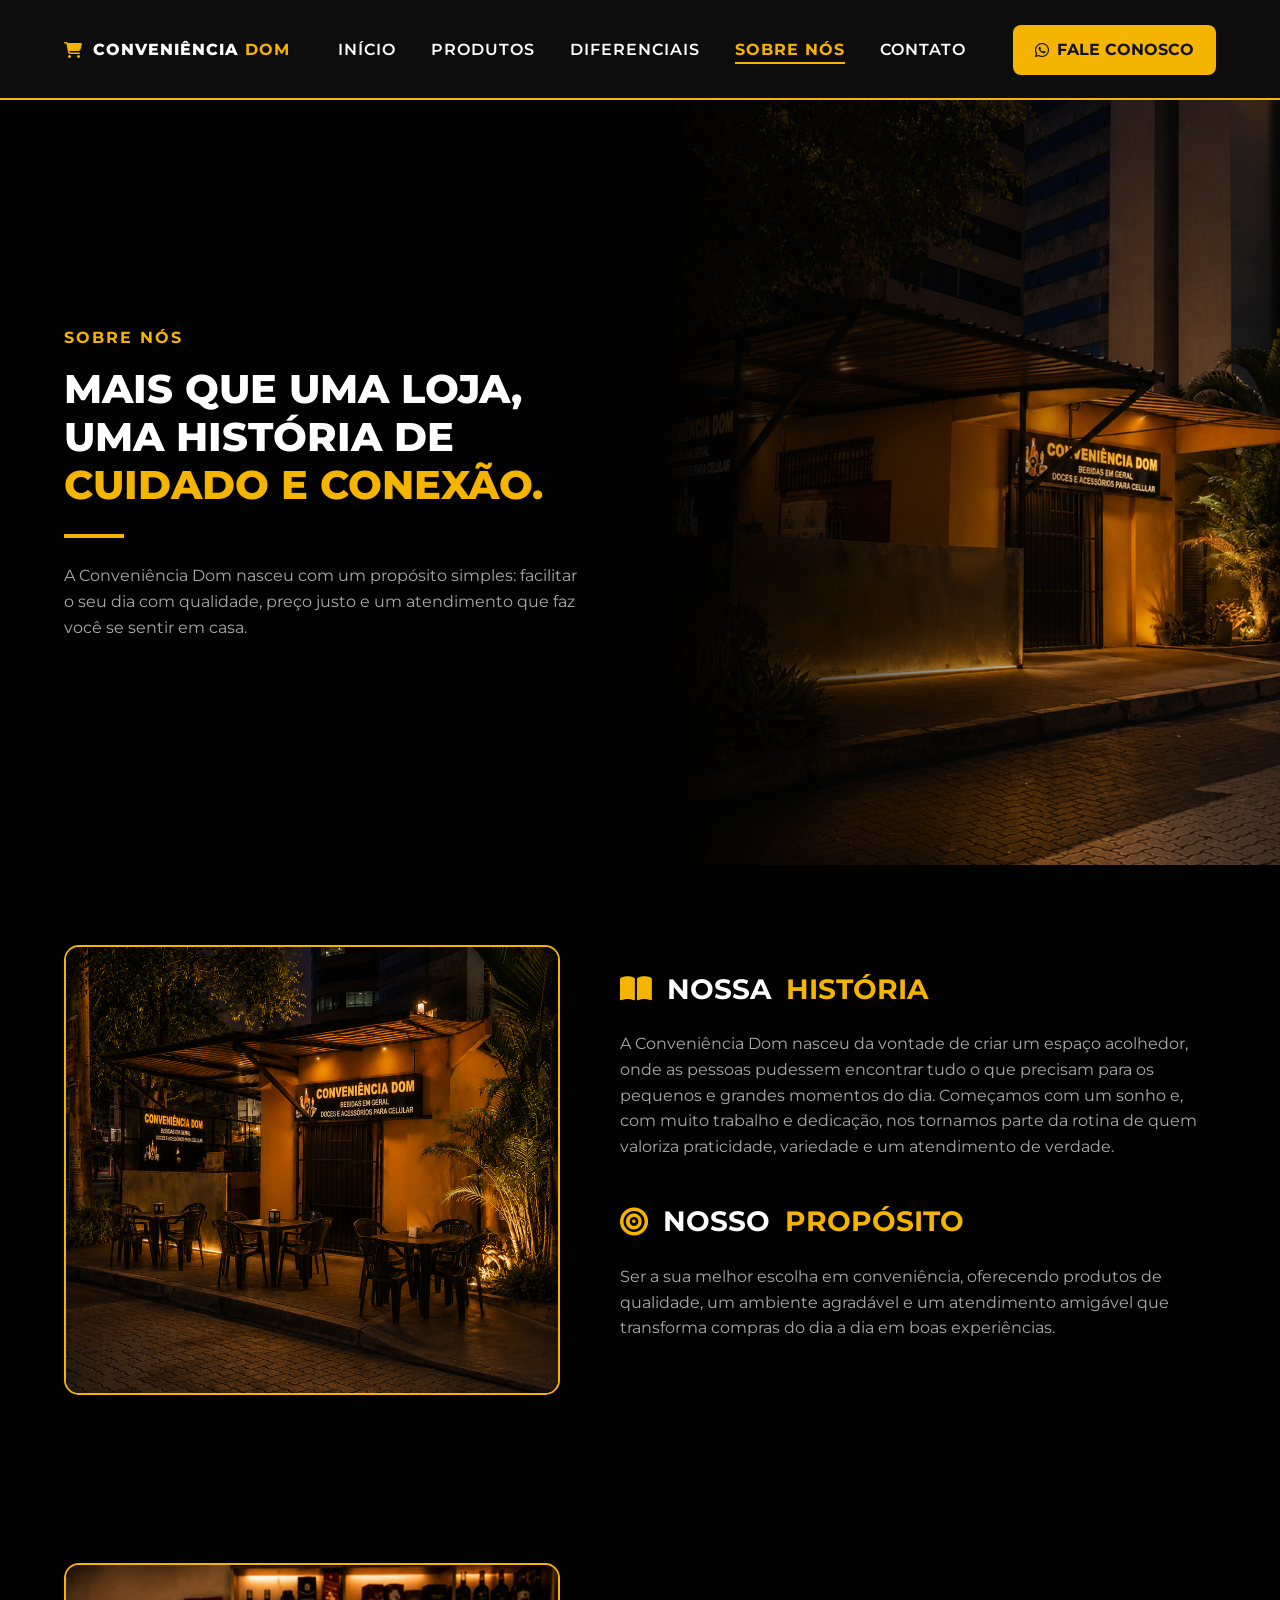
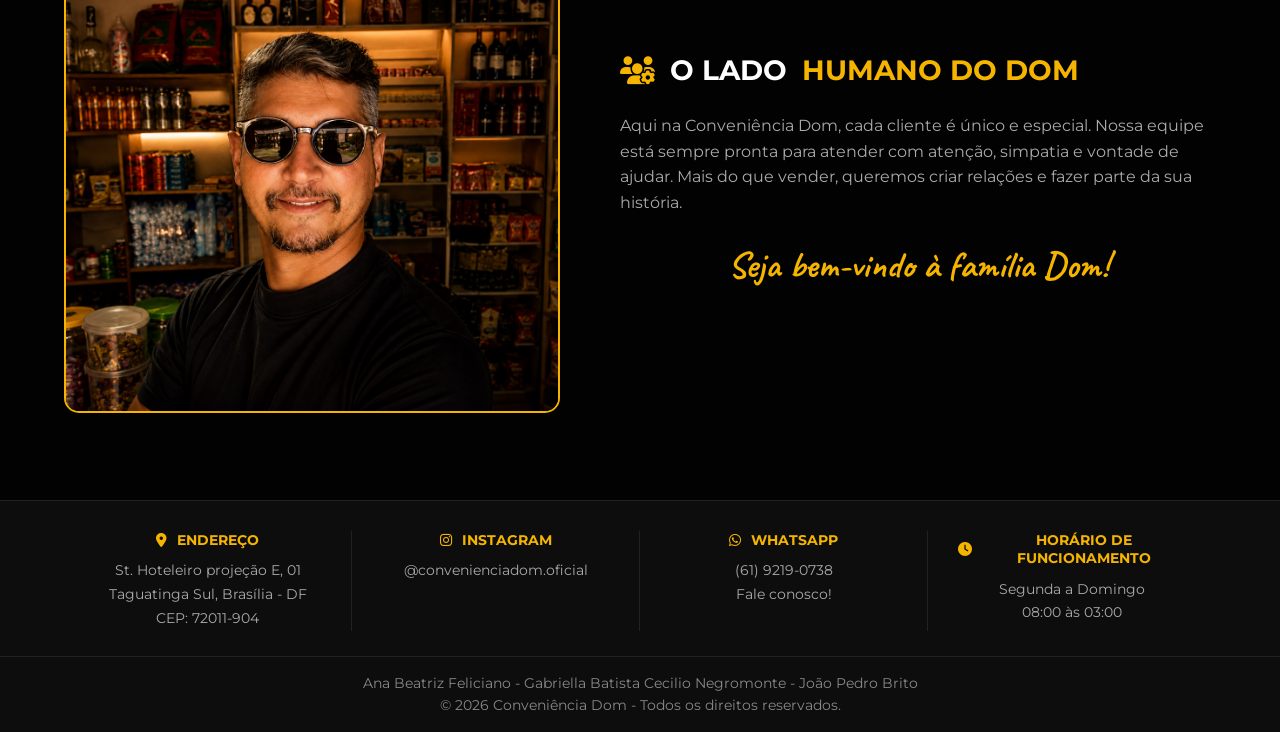
<file: Sobre_Nós.html>
<!doctype html>
<html lang="pt-BR">
  <head>
    <meta charset="UTF-8" />
    <meta name="viewport" content="width=device-width, initial-scale=1.0" />
    <title>Conveniência Dom - Sobre Nós</title>
    <link rel="preconnect" href="https://fonts.googleapis.com" />
    <link rel="preconnect" href="https://fonts.gstatic.com" crossorigin />
    <link
      href="https://fonts.googleapis.com/css2?family=Montserrat:wght@300;400;600;700;800&family=Caveat:wght@700&display=swap"
      rel="stylesheet"
    />
    <link
      rel="stylesheet"
      href="https://cdnjs.cloudflare.com/ajax/libs/font-awesome/6.4.0/css/all.min.css"
    />
    <link rel="stylesheet" href="stylesheet.css" />
  </head>
  <body>
<header>
  <div class="header-container">

    <a href="index.html" class="logo">
      <i class="fa-solid fa-cart-shopping yellow-text"></i>
      <span>CONVENIÊNCIA <b class="yellow-text">DOM</b></span>
    </a>

    <nav>
      <ul>
        <li><a href="index.html">INÍCIO</a></li>
        <li><a href="Produtos.html">PRODUTOS</a></li>
        <li><a href="Diferenciais.html">DIFERENCIAIS</a></li>
        <li><a href="Sobre_Nós.html" class="active">SOBRE NÓS</a></li>
        <li><a href="Contato.html">CONTATO</a></li>
      </ul>
    </nav>

    <a href="https://wa.me/556192190738" class="btn-header" target="_blank">
      <i class="fa-brands fa-whatsapp"></i>
      FALE CONOSCO
    </a>

  </div>
</header>

    <main>
      <section class="sobre">
        <div class="sobre-conteudo">
          <span class="subtitle yellow-text">SOBRE NÓS</span>
          <h1>
            MAIS QUE UMA LOJA, UMA HISTÓRIA DE
            <span class="yellow-text">CUIDADO E CONEXÃO.</span>
          </h1>
          <hr class="title-line" />
          <p>
            A Conveniência Dom nasceu com um propósito simples: facilitar o seu
            dia com qualidade, preço justo e um atendimento que faz você se
            sentir em casa.
          </p>
        </div>

        <div class="sobre-imagem">
          <img src="imgs/Loja.png" alt="Fachada Conveniência Dom" />
        </div>
      </section>

      <div class="container">
        <section class="story-purpose">
          <div class="story-image">
            <img src="imgs/Loja2.png" alt="Frente da Loja" />
          </div>
          <div class="story-text">
            <div class="text-block">
              <h2>
                <i class="fa-solid fa-book-open yellow-text"></i> NOSSA
                <span class="yellow-text">HISTÓRIA</span>
              </h2>
              <p>
                A Conveniência Dom nasceu da vontade de criar um espaço
                acolhedor, onde as pessoas pudessem encontrar tudo o que
                precisam para os pequenos e grandes momentos do dia. Começamos
                com um sonho e, com muito trabalho e dedicação, nos tornamos
                parte da rotina de quem valoriza praticidade, variedade e um
                atendimento de verdade.
              </p>
            </div>

            <div class="text-block">
              <h2>
                <i class="fa-solid fa-bullseye yellow-text"></i> NOSSO
                <span class="yellow-text">PROPÓSITO</span>
              </h2>
              <p>
                Ser a sua melhor escolha em conveniência, oferecendo produtos de
                qualidade, um ambiente agradável e um atendimento amigável que
                transforma compras do dia a dia em boas experiências.
              </p>
            </div>
          </div>
        </section>
        </div>

        
      <div class="container">
        <section class="story-purpose">
          <div class="story-image">
            <img src="imgs/Dono.png" alt="Frente da Loja" />
          </div>
          <div class="story-text">
            <div class="text-block">
              <h2>
              <i class="fa-solid fa-users-gear yellow-text"></i>
              O LADO <span class="yellow-text">HUMANO DO DOM</span>
            </h2>
              <p>
                Aqui na Conveniência Dom, cada cliente é único e especial.
                  Nossa equipe está sempre pronta para atender com atenção,
                  simpatia e vontade de ajudar. Mais do que vender, queremos
                  criar relações e fazer parte da sua história.
              </p>
              <p class="script-text">Seja bem-vindo à família Dom!</p>
            </div>
        </section>
      </div>
    </main>

<footer>
  <div class="footer-container">

    <div class="footer-col">
      <h4>
        <i class="fa-solid fa-location-dot yellow-text"></i>
        <span>ENDEREÇO</span>
      </h4>

      <p>
        <a href="https://maps.app.goo.gl/cGmawsfcifvYaszP9" target="_blank">
          St. Hoteleiro projeção E, 01<br>
          Taguatinga Sul, Brasília - DF<br>
          CEP: 72011-904
        </a>
      </p>
    </div>

        <div class="footer-col">
      <h4>
        <i class="fa-brands fa-instagram yellow-text"></i>
        <span>INSTAGRAM</span>
      </h4>

      <p>
       <a href="https://www.instagram.com/convenienciadom.oficial/" target="_blank">@convenienciadom.oficial</a>
      </p>
    </div>

    <div class="footer-col">
      <h4>
        <i class="fa-brands fa-whatsapp yellow-text"></i>
        <span>WHATSAPP</span>
      </h4>

          <p>
            <a
              href="https://wa.me/556192190738"
              target="_blank">
              (61) 9219-0738<br />
            Fale conosco!
            </a>            
          </p>
    </div>

    <div class="footer-col">
      <h4>
        <i class="fa-solid fa-clock yellow-text"></i>
        <span>HORÁRIO DE FUNCIONAMENTO</span>
      </h4>

      <p>
        Segunda a Domingo<br>
        08:00 às 03:00
      </p>
    </div>

  </div>

  <div class="footer-bottom">
    <p>Ana Beatriz Feliciano - Gabriella Batista Cecilio Negromonte - João Pedro Brito</p>
    <p>&copy; 2026 Conveniência Dom - Todos os direitos reservados.</p>
  </div>
</footer>
  </body>
</html>
</file>
<file: stylesheet.css>
/* =========================================================
   RESET E CONFIGURAÇÕES GLOBAIS
========================================================= */
* {
  margin: 0;
  padding: 0;
  box-sizing: border-box;
  font-family: "Montserrat", sans-serif;
}

/* =========================================================
   VARIÁVEIS DO TEMA
========================================================= */
:root {
  /* Cores de fundo e estrutura */
  --bg-color: #020202;
  --header-bg: #0d0d0d;
  --card-bg: #0d0d0d;
  --border-color: #222222;
  --primary-color: #f4b400;
  --primary-hover: #e0a300;

  /* Cores de texto — acessíveis (WCAG AA, contraste ≥ 4.5:1) */
  --text-white: #ffffff;
  --text-color: #1a1a1a; /* Para uso em fundos claros */
  --text-muted: #aaaaaa; /* Contraste ~4.6:1 sobre #020202 */

  /* ── Escala Tipográfica ── */
  --font-h1: 40px;
  --font-h2: 28px;
  --font-body: 16px;
  --font-footer: 14px;

  /* ── Line-height ── */
  --line-height-body: 1.6;
}

/* ── Aplicação global dos tamanhos de fonte ── */
h1 {
  font-size: var(--font-h1);
}

h2 {
  font-size: var(--font-h2);
}

/* =========================================================
   BODY E MAIN
========================================================= */
body {
  min-height: 100vh;
  display: flex;
  flex-direction: column;
  background-color: var(--bg-color);
  color: var(--text-white);
  font-size: var(--font-body);
  line-height: var(--line-height-body);
  overflow-x: hidden;
}

main {
  flex: 1;
}

/* =========================================================
   NAV ACTIVE
========================================================= */
nav a.active {
  color: var(--primary-color);
  font-weight: 700;
}

nav a.active::after {
  width: 100%;
}

/* =========================================================
   CLASSES UTILITÁRIAS
========================================================= */
.yellow-text {
  color: var(--primary-color);
}

.container {
  width: 100%;
  padding-left: 5% !important;
  padding-right: 5% !important;
  margin: 0 auto;
}

/* =========================================================
   HEADER
========================================================= */
header {
  width: 100%;
  height: 100px;
  background-color: var(--header-bg);
  border-bottom: 2px solid var(--primary-color);
  position: sticky;
  top: 0;
  z-index: 1000;
  padding-left: 5%;
  padding-right: 5%;
}

.header-container {
  width: 100%;
  height: 100px;
  display: flex;
  align-items: center;
  justify-content: space-between;
}

/* ===== LOGO ===== */
.logo {
  display: flex;
  align-items: center;
  gap: 10px;
  font-weight: 800;
  letter-spacing: 1px;
  text-decoration: none;
  color: var(--text-white);
}

/* ===== MENU ===== */
nav ul {
  display: flex;
  gap: 35px;
  list-style: none;
}

nav a {
  position: relative;
  color: var(--text-white);
  text-decoration: none;
  font-weight: 600;
  letter-spacing: 1px;
}

/* Linha animada */
nav a::after {
  content: "";
  position: absolute;
  left: 0;
  bottom: -5px;
  width: 100%;
  border-bottom: 2px solid var(--primary-color);
  transform: scaleX(0);
  transform-origin: left;
  transition: transform 0.3s ease;
}

/* Linha ativa */
nav a.active::after {
  transform: scaleX(1);
}

nav a:hover::after {
  transform: scaleX(1);
}

/* ===== BOTÃO ===== */
.btn-header {
  display: flex;
  align-items: center;
  gap: 8px;
  padding: 12px 22px;
  border-radius: 8px;
  background-color: var(--primary-color);
  color: #111111; /* Evita preto puro; mantém contraste alto sobre amarelo */
  text-decoration: none;
  font-weight: 700;
  transition:
    transform 0.2s ease,
    background-color 0.2s ease;
}

.btn-header:hover {
  background-color: var(--primary-hover);
  transform: scale(1.03);
}

/* =========================================================
   HOME - AJUSTES (seções legadas — mantidas para outras páginas)
========================================================= */
.home-products {
  padding: 20px 0 80px;
}

.home-products-description {
  max-width: 700px;
  margin: 20px auto 50px;
  text-align: left; /* Parágrafos: alinhamento à esquerda */
  color: var(--text-muted);
}

/* BOTÃO ABAIXO DOS PRODUTOS */
.home-products-button {
  display: flex;
  justify-content: center;
  margin-top: 50px;
}

.btn-products {
  display: inline-flex;
  align-items: center;
  gap: 10px;
  padding: 14px 28px;
  border: 1px solid var(--primary-color);
  border-radius: 50px;
  color: var(--primary-color);
  text-decoration: none;
  font-weight: 700;
  letter-spacing: 0.5px;
  transition: all 0.3s ease;
}

.btn-products:hover {
  background-color: var(--primary-color);
  color: #111111;
  transform: translateY(-2px);
}

/* =========================================================
   HORÁRIO DE FUNCIONAMENTO
========================================================= */
.home-hours {
  padding: 30px 0 80px;
}

.hours-content {
  max-width: 500px;
  margin: 0 auto;
  text-align: center; /* Bloco centralizado — contexto visual, não parágrafo de leitura */
}

.hours-line {
  width: 70px;
  height: 2px;
  margin: 0 auto 30px;
  background-color: var(--primary-color);
}

.hours-content h3 {
  display: flex;
  align-items: center;
  justify-content: center;
  gap: 12px;
  margin-bottom: 20px;
  font-size: 1.4rem;
  font-weight: 700;
}

.hours-content p {
  color: var(--text-muted);
  margin-bottom: 10px;
  text-align: left; /* Parágrafos: alinhamento à esquerda */
  line-height: var(--line-height-body);
}

.hours-content strong {
  display: block;
  margin-bottom: 30px;
  color: var(--primary-color);
  font-size: 2rem;
  font-weight: 800;
}

/* =========================================================
   FRASE FINAL
========================================================= */
.home-message {
  padding-bottom: 20px;
}

.home-message .script-text {
  margin: 0 !important;
}

/* =========================================================
   RESPONSIVIDADE HOME (seções legadas)
========================================================= */
@media (max-width: 768px) {
  .home-products {
    padding: 0 0 60px;
  }
  .home-products-description {
    margin-bottom: 35px;
  }
  .btn-products {
    width: 100%;
    justify-content: center;
  }
  .hours-content strong {
    font-size: 1.7rem;
  }
}

/* =========================================================
   HERO
========================================================= */
.sobre,
.sobre-catalogo,
.sobre-diferenciais {
  position: relative;
  display: flex;
  align-items: center;
  overflow: hidden;
  background: var(--bg-color);
  width: 100%;
  padding-left: 5%;
  padding-right: 5%;
}

.sobre {
  min-height: 85vh;
}

.sobre-catalogo {
  min-height: 65vh;
}

/* ===== CONTEÚDO ===== */
.sobre-conteudo {
  position: relative;
  z-index: 5;
  max-width: 45%;
}

.sobre-conteudo .subtitle {
  font-weight: 700;
  letter-spacing: 2px;
}

.sobre-conteudo h1 {
  margin-top: 15px;
  font-weight: 800;
  line-height: 1.2;
}

.title-line {
  width: 60px;
  margin: 25px 0;
  border: 2px solid var(--primary-color);
}

.sobre-conteudo p {
  color: var(--text-muted);
  text-align: left;
  line-height: var(--line-height-body);
}

/* ===== IMAGEM ===== */
.sobre-imagem {
  position: absolute;
  top: 0;
  right: 0;
  width: 55%;
  height: 100%;
  z-index: 1;
}

.sobre-imagem img {
  width: 100%;
  height: 100%;
  object-fit: cover;
  object-position: center left;
}

/* Overlay escuro */
.sobre-imagem::before {
  content: "";
  position: absolute;
  top: 0;
  left: 0;
  width: 100%;
  height: 100%;
  background: linear-gradient(to right, #020202 12%, #11111100 80%);
  z-index: 2;
}

/* =========================================================
   HISTÓRIA
========================================================= */
.story-purpose {
  display: grid;
  grid-template-columns: 1fr 1.2fr;
  gap: 60px;
  padding: 80px 0;
  align-items: center;
}

/* ===== IMAGEM ===== */
.story-image img {
  width: 100%;
  height: 450px;
  object-fit: cover;
  border-radius: 15px;
  border: 2px solid var(--primary-color);
}

/* ===== TEXTO ===== */
.story-text .text-block {
  margin-bottom: 40px;
}

.story-text h2 {
  display: flex;
  align-items: center;
  gap: 15px;
  margin-bottom: 20px;
  font-weight: 700;
}

.story-text p {
  color: var(--text-muted);
  text-align: left;
  line-height: var(--line-height-body);
}

/* =========================================================
   VALORES
========================================================= */
.values-team {
  display: grid;
  grid-template-columns: 1fr 1.1fr;
  gap: 60px;
  padding: 80px 0;
}

/* ===== TÍTULO ===== */
.values-side .section-title {
  display: flex;
  align-items: center;
  gap: 15px;
  margin-bottom: 40px;
  font-size: 1.6rem;
}

/* ===== ITEM ===== */
.value-item {
  display: flex;
  align-items: flex-start;
  gap: 25px;
  margin-bottom: 30px;
  padding-bottom: 20px;
  border-bottom: 1px solid var(--border-color);
}

/* ===== ÍCONE ===== */
.value-icon {
  display: flex;
  align-items: center;
  justify-content: center;
  width: 55px;
  height: 55px;
  padding: 12px;
  border-radius: 50%;
  font-size: 1.8rem;
  color: var(--primary-color);
  border: 2px solid var(--primary-color);
}

/* ===== TEXTO ===== */
.value-item h3 {
  margin-bottom: 8px;
  font-size: 1.1rem;
  font-weight: 700;
}

.value-item p {
  color: var(--text-muted);
  font-size: 0.95rem;
  text-align: left;
  line-height: var(--line-height-body);
}

/* =========================================================
   CARD DA EQUIPE
========================================================= */
.team-card {
  display: flex;
  flex-direction: column;
  max-width: 45%;
  padding: 35px;
  border-radius: 20px;
  background-color: var(--card-bg);
  border: 1px solid var(--primary-color);
}

.team-card h3 {
  display: flex;
  align-items: center;
  gap: 15px;
  margin-bottom: 25px;
  color: var(--text-white);
  font-size: 1.4rem;
  font-weight: 700;
}

/* ===== WRAPPER ===== */
.team-wrapper {
  position: relative;
  width: 100%;
  border-radius: 12px;
  overflow: visible;
}

/* Overlay */
.team-wrapper::before {
  content: "";
  position: absolute;
  left: 0;
  bottom: 0;
  width: 100%;
  height: 50%;
  background: linear-gradient(to top, #0d0d0d 40%, #0d0d0d00 100%);
  z-index: 2;
}

/* ===== IMAGEM ===== */
.team-img {
  width: 100%;
  height: auto;
  display: block;
  object-fit: cover;
}

/* ===== TEXTO ===== */
.card-text-overlay {
  position: absolute;
  left: 0;
  bottom: -50px;
  width: 100%;
  padding: 0 30px 25px;
  z-index: 3;
}

.card-text-overlay p {
  color: var(--text-white);
  font-size: 0.95rem;
  text-align: left; /* Parágrafo de leitura: esquerda */
  line-height: var(--line-height-body);
}

/* Texto manuscrito */
.script-text {
  margin-top: 20px !important;
  color: var(--primary-color) !important;
  text-align: center !important; /* Elemento decorativo — centralizado intencional */
  font-family: "Caveat", cursive;
  font-size: 2.3rem !important;
  font-weight: 700;
}

/* =========================================================
   BANNER
========================================================= */
.middle-banner {
  display: flex;
  align-items: center;
  justify-content: space-between;
  gap: 40px;
  margin: 30px 0 80px;
  padding: 40px;
  border-radius: 15px;
  border: 1px solid var(--border-color);
  background-color: var(--card-bg);
}

/* ===== TÍTULO ===== */
.banner-title {
  display: flex;
  align-items: center;
  gap: 25px;
}

.banner-main-icon {
  font-size: 3.5rem;
  color: var(--primary-color);
}

.banner-title h2 {
  font-size: 1.6rem;
  font-weight: 800;
  line-height: 1.1;
}

/* ===== ITENS ===== */
.banner-items {
  display: flex;
  flex: 1;
}

.banner-item {
  flex: 1;
  position: relative;
  text-align: center;
  padding: 0 30px;
}

/* LINHA ENTRE OS CARDS */
.banner-item:not(:last-child) {
  border-right: 1px solid var(--border-color);
}

.banner-item i {
  margin-bottom: 15px;
  font-size: 2.2rem;
  color: var(--primary-color);
}

.banner-item p {
  color: var(--text-white);
  font-size: 0.9rem;
  line-height: var(--line-height-body);
}

/* =========================================================
   CONTATO (LAYOUT EM GRID INTERATIVO E SIMÉTRICO)
========================================================= */
.contact-page-section {
  display: grid;
  grid-template-columns: repeat(2, minmax(320px, 480px));
  justify-content: center;
  gap: 30px;
  margin: 60px auto 80px;
  width: 100%;
  max-width: 1440px;
}

/* Base de estilo compartilhada e simétrica para os 3 cards */
.contact-info-card,
.contact-email-card,
.contact-map-card {
  width: 100% !important;
  margin: 0 !important;
  background-color: var(--card-bg);
  border-radius: 16px !important;
  border: 2px solid var(--primary-color) !important;
  display: flex;
  flex-direction: column;
  transition:
    transform 0.3s ease,
    box-shadow 0.3s ease;
}

/* Efeito Hover unificado com brilho na cor primária */
.contact-info-card:hover,
.contact-email-card:hover,
.contact-map-card:hover {
  transform: translateY(-5px);
  box-shadow: 0 10px 20px rgba(244, 180, 0, 0.2);
}

/* Preenchimento interno idêntico em ambos os lados */
.contact-info-card .overview-card-content,
.contact-email-card .overview-card-content,
.contact-map-card .overview-card-content {
  padding: 25px 24px !important;
}

/* =========================================================
   LOCALIZAÇÃO COM LARGURA DUPLA
========================================================= */
.contact-map-card {
  grid-column: span 2;
}

/* Mapa */
.contact-map-wrapper {
  height: 250px;
  width: 100%;
}

.contact-map-wrapper iframe {
  filter: grayscale(1) invert(0.9) contrast(1.2);
}

/* ===== CARD 1: ITENS DE CONTATO ===== */
.contact-items-wrapper {
  display: flex;
  flex-direction: column;
  gap: 25px;
  margin-top: 10px;
}

.contact {
  display: flex;
  flex-direction: column;
  align-items: flex-start;
  justify-content: center;
  width: 100%;
}

.text-contact {
  display: flex;
  flex-direction: column;
  align-items: flex-start;
  justify-content: center;
  gap: 4px;
}

/* Títulos da lista (WhatsApp, Instagram, etc) */
.text-contact h4 {
  display: flex;
  align-items: center;
  justify-content: flex-start;
  white-space: nowrap;
  gap: 8px;
  font-size: 1.15rem;
  font-weight: 700;
  letter-spacing: 0.5px;
  width: 100%;
  padding-right: 10px;
  box-sizing: border-box;
}

.text-contact h4 i {
  font-size: 1.2rem;
  width: 20px;
  text-align: center;
}

.text-contact h4 .text-white {
  color: var(--text-white);
}

.text-contact .contact-data {
  font-size: 1.15rem;
  color: var(--text-white);
  font-weight: 800;
  padding-right: 5px;
}

.text-contact p {
  color: var(--text-muted);
  font-size: 0.95rem;
  line-height: var(--line-height-body);
  padding-left: 28px;
  text-align: left;
}

/* ===== CARD 2: FORMULÁRIO DE E-MAIL ===== */
.contact-form {
  display: flex;
  flex-direction: column;
  gap: 12px;
  margin-top: 15px;
  width: 100%;
}

.form-group {
  width: 100%;
}

.contact-form input,
.contact-form textarea {
  width: 100%;
  padding: 12px 16px;
  background-color: #151515;
  border: 1px solid var(--border-color);
  border-radius: 8px;
  color: var(--text-white);
  font-family: "Montserrat", sans-serif;
  font-size: var(--font-body);
  outline: none;
  transition: border-color 0.2s ease;
}

.contact-form input:focus,
.contact-form textarea:focus {
  border-color: var(--primary-color);
}

.btn-submit-form {
  display: flex;
  align-items: center;
  justify-content: center;
  gap: 10px;
  width: 100%;
  padding: 12px;
  background-color: var(--primary-color);
  color: #111111;
  border: none;
  border-radius: 8px;
  font-weight: 700;
  font-size: var(--font-body);
  cursor: pointer;
  transition:
    background-color 0.2s ease,
    transform 0.2s ease;
}

.btn-submit-form:hover {
  background-color: var(--primary-hover);
  transform: scale(1.02);
}

/* =========================================================
   RESPONSIVIDADE CONTATO
========================================================= */
@media (max-width: 768px) {
  .contact-page-section {
    grid-template-columns: 1fr;
    gap: 20px;
  }

  .contact-map-card {
    grid-column: span 1;
  }

  .text-contact h4 {
    white-space: normal;
    flex-wrap: wrap;
  }
}

/* =========================================================
   FOOTER
========================================================= */
footer {
  margin-top: 0;
  padding: 30px 0 15px;
  background-color: var(--card-bg);
  border-top: 1px solid var(--border-color);
}

/* ===== CONTAINER ===== */
.footer-container {
  display: grid;
  grid-template-columns: repeat(4, 1fr);
  margin: 0 auto;
  padding: 0 5%;
}

/* ===== COLUNAS ===== */
.footer-col {
  display: flex;
  flex-direction: column;
  align-items: center;
  text-align: center;
  padding: 0 30px;
}

/* ===== LINHAS DIVISÓRIAS ===== */
.footer-col:not(:last-child) {
  border-right: 1px solid var(--border-color);
}

/* ===== TÍTULOS ===== */
.footer-col h4 {
  display: flex;
  align-items: center;
  justify-content: center;
  gap: 10px;
  margin-bottom: 10px;
  font-size: var(--font-footer);
  font-weight: 700;
  color: var(--primary-color);
}

.footer-col h4 span {
  line-height: 1.3;
}

/* ===== TEXTOS ===== */
.footer-col p,
.footer-col a {
  font-size: var(--font-footer);
  color: var(--text-muted);
  text-decoration: none;
  line-height: 1.7;
}

.footer-col a:hover {
  color: var(--primary-color);
}

/* ===== COPYRIGHT ===== */
.footer-bottom {
  margin-top: 25px;
  padding-top: 15px;
  text-align: center;
  border-top: 1px solid var(--border-color);
}

.footer-bottom p {
  color: #888888; /* Corrigido: #555 sobre #0d0d0d tem contraste insuficiente (~3.5:1); #888 ≈ 4.5:1 */
  font-size: var(--font-footer);
}

/* =========================================================
   RESPONSIVIDADE GERAL
========================================================= */
@media (max-width: 992px) {
  /* ===== HEADER ===== */
  header .container {
    height: auto;
    flex-direction: column;
    gap: 20px;
    padding: 20px 0;
    text-align: center;
  }

  nav ul {
    flex-wrap: wrap;
    justify-content: center;
    gap: 15px;
  }

  .btn-header {
    width: 100%;
    justify-content: center;
  }

  /* ===== HERO ===== */
  .sobre {
    flex-direction: column;
    min-height: auto;
    padding: 40px 5%;
    text-align: center;
  }

  .sobre-conteudo {
    max-width: 100%;
  }

  .sobre-conteudo h1 {
    font-size: 2rem;
  }

  .sobre-imagem {
    position: relative;
    width: 100%;
    height: 350px;
    margin-top: 30px;
  }

  .sobre-imagem img {
    object-position: center;
  }

  .sobre-imagem::before {
    background: linear-gradient(to bottom, #000 10%, #11111100 80%);
  }

  /* ===== GRID ===== */
  .story-purpose,
  .values-team {
    grid-template-columns: 1fr;
    gap: 40px;
    padding: 50px 20px;
  }

  /* ===== CARD ===== */
  .team-wrapper::before {
    height: 100%;
    background: linear-gradient(to top, #0d0d0d 70%, #0d0d0d55 100%);
  }

  .card-text-overlay {
    position: relative;
    padding: 20px 10px;
    background-color: var(--card-bg);
  }
}

/* =========================================================
   SEÇÃO DE PRODUTOS - GRID 2X2
========================================================= */
.products-overview {
  width: 100%;
  max-width: 1200px;
  margin: 60px auto;
  padding: 0 5%;
}

.overview-title {
  font-family: "Montserrat", sans-serif;
  font-size: var(--font-h1);
  font-weight: 800;
  text-align: center; /* Título principal — centralizado intencional */
  color: var(--text-white);
  margin-bottom: 40px;
}

.overview-title span {
  color: var(--primary-color);
}

/* Força os cards a se organizarem em 2 colunas e 2 linhas */
.overview-cards-container {
  display: grid;
  grid-template-columns: repeat(2, 1fr);
  gap: 30px;
  width: 100%;
}

/* Estilo padrão do Card */
.overview-card {
  background-color: var(--card-bg);
  border: 2px solid var(--primary-color);
  border-radius: 16px;
  overflow: hidden;
  display: flex;
  flex-direction: column;
  transition:
    transform 0.3s ease,
    box-shadow 0.3s ease;
}

.overview-card:hover {
  transform: translateY(-5px);
  box-shadow: 0 10px 20px rgba(244, 180, 0, 0.2);
}

/* Container da imagem */
.overview-card-image {
  width: 100%;
  height: 240px;
  background-color: #000;
  overflow: hidden;
  display: flex;
  align-items: center;
  justify-content: center;
}

/* Estado Padrão: Imagem mais escura */
.overview-card-image img {
  width: 100%;
  height: 100%;
  object-fit: cover;
  object-position: center;
  filter: brightness(0.6);
  transition:
    filter 0.3s ease,
    transform 0.3s ease;
}

/* Estado Hover: Clareia e dá zoom sutil */
.overview-card:hover .overview-card-image img {
  filter: brightness(1);
  transform: scale(1.04);
}

.overview-card-content {
  padding: 25px;
  display: flex;
  flex-direction: column;
  gap: 15px;
}

.overview-card-header {
  display: flex;
  align-items: center;
  gap: 15px;
}

.overview-icon-circle {
  width: 45px;
  height: 45px;
  border-radius: 50%;
  background-color: rgba(244, 180, 0, 0.1);
  display: flex;
  align-items: center;
  justify-content: center;
  color: var(--primary-color);
  flex-shrink: 0;
}

.overview-icon-circle svg {
  width: 22px;
  height: 22px;
}

.overview-card-header h3 {
  font-size: 1.3rem;
  font-weight: 700;
  color: var(--text-white);
  letter-spacing: 0.5px;
}

.overview-card-text {
  color: var(--text-muted);
  font-size: 0.95rem;
  line-height: var(--line-height-body);
  text-align: left;
}

/* MEDIA QUERY: Grid vira coluna única no celular */
@media (max-width: 768px) {
  .overview-cards-container {
    grid-template-columns: 1fr;
    gap: 20px;
  }

  .overview-title {
    font-size: 2rem;
  }
}

/* =========================================================
   DIFERENCIAIS
========================================================= */
.differentials-section {
  padding: 20px 0 80px;
}

.differential-item {
  display: grid;
  grid-template-columns: 90px 1fr;
  gap: 35px;
  padding: 45px 0;
  border-bottom: 1px solid var(--border-color);
}

.differential-item:first-child {
  border-top: 1px solid var(--border-color);
}

.differential-number {
  font-size: 3rem;
  font-weight: 800;
  line-height: 1;
  opacity: 0.9;
}

.differential-content h2 {
  display: flex;
  align-items: center;
  gap: 15px;
  margin-bottom: 18px;
  font-size: 1.7rem;
  font-weight: 700;
}

.differential-content h2 i {
  font-size: 1.4rem;
}

.differential-content p {
  color: var(--text-muted);
  line-height: 1.9;
  max-width: 850px;
  text-align: left;
}

/* =========================================================
   NÚMEROS DO DOM
========================================================= */
.dom-numbers {
  padding: 90px 0;
}

.dom-numbers .container {
  display: grid;
  grid-template-columns: repeat(3, 1fr);
  gap: 30px;
}

.number-card {
  background-color: var(--card-bg);
  text-align: center;
  padding: 40px 30px;
  border: 2px solid var(--border-color);
  border-radius: 18px;
  /* Adicionada a transição da sombra também para ficar suave */
  transition: transform 0.3s ease, border-color 0.3s ease, box-shadow 0.3s ease; 
}

/* O AJUSTE FOI FEITO AQUI: Adicionado o box-shadow igual aos outros */
.number-card:hover {
  border-color: var(--primary-color);
  transform: translateY(-6px);
  box-shadow: 0 10px 20px rgba(244, 180, 0, 0.2); /* Sombra amarela suave */
}

.number-card h2 {
  font-size: 2.2rem;
  font-weight: 800;
  margin-bottom: 15px;
}

.number-card p {
  color: var(--text-muted);
  line-height: var(--line-height-body);
}

/* =========================================================
   NOSSA PROMESSA
========================================================= */
.dom-promise {
  padding: 30px 0 90px;
}

.dom-promise .container {
  max-width: 900px;
  text-align: center;
}

.dom-promise h2 {
  font-size: 2.2rem;
  margin-bottom: 25px;
}

.dom-promise .title-line {
  margin: 0 auto 35px;
}

.dom-promise p {
  color: var(--text-muted);
  font-size: 1.05rem;
  line-height: 2;
  text-align: left;
}

.dom-promise .script-text {
  display: block;
  margin-top: 35px;
  font-size: 2rem;
  color: var(--primary-color);
}

/* =========================================================
   RESPONSIVIDADE ADICIONAL
========================================================= */
@media (max-width: 900px) {
  .dom-numbers .container {
    grid-template-columns: 1fr;
  }
}

@media (max-width: 768px) {
  .differential-item {
    grid-template-columns: 1fr;
    gap: 20px;
    padding: 35px 0;
  }

  .differential-number {
    font-size: 2.5rem;
  }

  .differential-content h2 {
    font-size: 1.35rem;
  }

  .dom-promise h2 {
    font-size: 1.8rem;
  }

  .number-card h2 {
    font-size: 1.9rem;
  }

  .dom-promise .script-text {
    font-size: 1.7rem;
  }
}

/* =========================================================
   HOME — HERO: BADGE E CTAs
   (novas classes exclusivas da index.html)
========================================================= */
.hero-badge {
  display: inline-flex;
  align-items: center;
  gap: 8px;
  padding: 6px 16px;
  border: 1px solid var(--primary-color);
  border-radius: 50px;
  font-size: 0.78rem;
  font-weight: 700;
  letter-spacing: 1.5px;
  color: var(--primary-color);
  margin-bottom: 20px;
}

.hero-badge i {
  font-size: 0.7rem;
}

.hero-ctas {
  display: flex;
  align-items: center;
  gap: 20px;
  margin-top: 30px;
  flex-wrap: wrap;
}

.btn-primary-home {
  display: inline-flex;
  align-items: center;
  gap: 10px;
  padding: 14px 28px;
  background-color: var(--primary-color);
  color: #111111;
  border-radius: 8px;
  font-weight: 700;
  font-size: 0.9rem;
  text-decoration: none;
  letter-spacing: 0.5px;
  transition:
    background-color 0.2s ease,
    transform 0.2s ease;
}

.btn-primary-home:hover {
  background-color: var(--primary-hover);
  transform: scale(1.03);
}

.btn-ghost-home {
  display: inline-flex;
  align-items: center;
  gap: 10px;
  padding: 14px 28px;
  border: 1px solid var(--border-color);
  border-radius: 8px;
  color: var(--text-white);
  font-weight: 600;
  font-size: 0.9rem;
  text-decoration: none;
  transition:
    border-color 0.2s ease,
    color 0.2s ease;
}

.btn-ghost-home:hover {
  border-color: var(--primary-color);
  color: var(--primary-color);
}

/* =========================================================
   EYEBROW — LABEL SUPERIOR REUTILIZÁVEL
========================================================= */
.section-eyebrow {
  display: block;
  font-size: 0.78rem;
  font-weight: 700;
  letter-spacing: 2px;
  color: var(--primary-color);
  margin-bottom: 14px;
}

/* =========================================================
   HOME — SEÇÃO 2: MOMENTOS DO DIA
========================================================= */
.home-momentos {
  padding: 90px 0;
}

.momentos-header {
  text-align: center;
  margin-bottom: 60px;
}

.momentos-header h2 {
  font-size: 2.2rem;
  font-weight: 800;
  line-height: 1.2;
}

.momentos-grid {
  display: grid;
  grid-template-columns: repeat(3, 1fr);
  gap: 24px;
}

.momento-card {
  background-color: var(--card-bg);
  border: 2px solid var(--border-color);
  border-radius: 16px;
  overflow: hidden;
  /* ALTERADO: Incluído o box-shadow na lista de transições suaves */
  transition:
    border-color 0.3s ease,
    transform 0.3s ease,
    box-shadow 0.3s ease;
}

/* ALTERADO: Adicionado o box-shadow idêntico para criar o brilho amarelo */
.momento-card:hover {
  border-color: var(--primary-color);
  transform: translateY(-5px);
  box-shadow: 0 10px 20px rgba(244, 180, 0, 0.2); 
}

.momento-card-icon {
  display: flex;
  align-items: center;
  justify-content: center;
  height: 120px;
  font-size: 3rem;
  color: var(--primary-color);
  background: rgba(244, 180, 0, 0.06);
  border-bottom: 1px solid var(--border-color);
}

.momento-card-body {
  padding: 28px 24px;
}

.momento-card-body h3 {
  font-size: 1rem;
  font-weight: 700;
  margin-bottom: 10px;
  letter-spacing: 0.5px;
}

.momento-card-body p {
  color: var(--text-muted);
  font-size: 0.9rem;
  line-height: var(--line-height-body);
  text-align: left;
}

/* =========================================================
   HOME — SEÇÃO 3: LOCALIZAÇÃO PRIVILEGIADA
========================================================= */
.home-localizacao {
  padding: 90px 0;
  background-color: var(--card-bg);
  border-top: 1px solid var(--border-color);
  border-bottom: 1px solid var(--border-color);
}

.localizacao-inner {
  display: grid;
  grid-template-columns: 1fr 1fr;
  gap: 70px;
  align-items: center;
}

.localizacao-text h2 {
  font-size: 2.1rem;
  font-weight: 800;
  line-height: 1.25;
  margin-bottom: 20px;
}

.localizacao-text p {
  color: var(--text-muted);
  line-height: 1.9;
  margin-bottom: 30px;
  text-align: left;
}

.localizacao-pills {
  display: flex;
  flex-wrap: wrap;
  gap: 10px;
  margin-bottom: 30px;
}

.localizacao-pill {
  display: inline-flex;
  align-items: center;
  gap: 7px;
  padding: 6px 14px;
  border: 1px solid var(--border-color);
  border-radius: 50px;
  font-size: 0.8rem;
  font-weight: 600;
  color: var(--text-muted);
}

.localizacao-pill i {
  color: var(--primary-color);
  font-size: 0.75rem;
}

.localizacao-map {
  border-radius: 16px;
  overflow: hidden;
  border: 2px solid var(--primary-color);
  height: 380px;
}

.localizacao-map iframe {
  width: 100%;
  height: 100%;
  filter: grayscale(1) invert(0.9) contrast(1.2);
  border: none;
}

/* =========================================================
   HOME — SEÇÃO 4: GALERIA DA LOJA
========================================================= */
.home-galeria {
  padding: 90px 0;
}

.galeria-header {
  text-align: center;
  margin-bottom: 50px;
}

.galeria-header h2 {
  font-size: 2.2rem;
  font-weight: 800;
}

.galeria-grid {
  display: grid;
  grid-template-columns: repeat(3, 1fr);
  grid-template-rows: 220px 220px;
  gap: 16px;
}

.galeria-item {
  border-radius: 12px;
  overflow: hidden;
  position: relative;
  background-color: var(--card-bg);
  border: 1px solid var(--border-color);
}

/* Primeira foto ocupa as duas linhas da primeira coluna */
.galeria-item:first-child {
  grid-row: span 2;
}

.galeria-item img {
  width: 100%;
  height: 100%;
  object-fit: cover;
  display: block;
  filter: brightness(0.75);
  transition:
    filter 0.3s ease,
    transform 0.3s ease;
}

.galeria-item:hover img {
  filter: brightness(1);
  transform: scale(1.04);
}

/* =========================================================
   HOME — SEÇÃO 5: DEPOIMENTOS
========================================================= */
.home-depoimentos {
  padding: 90px 0;
  background-color: var(--card-bg);
  border-top: 1px solid var(--border-color);
  border-bottom: 1px solid var(--border-color);
}

.depoimentos-header {
  text-align: center;
  margin-bottom: 50px;
}

.depoimentos-header h2 {
  font-size: 2.2rem;
  font-weight: 800;
}

.depoimentos-grid {
  display: grid;
  grid-template-columns: repeat(3, 1fr);
  gap: 24px;
}

.depoimento-card {
  background-color: var(--bg-color);
  border: 2px solid var(--border-color);
  border-radius: 16px;
  padding: 30px;
  display: flex;
  flex-direction: column;
  gap: 18px;
  /* ALTERADO: Incluído transform e box-shadow na lista de transições para o efeito ser suave */
  transition: 
    border-color 0.3s ease, 
    transform 0.3s ease, 
    box-shadow 0.3s ease;
}

/* ALTERADO: Adicionado o movimento de subida e o efeito de brilho amarelo */
.depoimento-card:hover {
  border-color: var(--primary-color);
  transform: translateY(-5px);
  box-shadow: 0 10px 20px rgba(244, 180, 0, 0.2); 
}

.depoimento-estrelas {
  color: var(--primary-color);
  font-size: 0.85rem;
  letter-spacing: 2px;
}

.depoimento-texto {
  color: var(--text-muted);
  font-size: 0.9rem;
  line-height: var(--line-height-body);
  font-style: italic;
  flex: 1;
  text-align: left;
}

.depoimento-texto::before {
  content: "";
  color: var(--primary-color);
  font-size: 1.4rem;
  font-style: normal;
  display: block;
  margin-bottom: 4px;
  line-height: 1;
}

.depoimento-autor {
  display: flex;
  align-items: center;
  gap: 12px;
  padding-top: 18px;
  border-top: 1px solid var(--border-color);
}

.depoimento-avatar {
  width: 40px;
  height: 40px;
  border-radius: 50%;
  background: rgba(244, 180, 0, 0.12);
  display: flex;
  align-items: center;
  justify-content: center;
  color: var(--primary-color);
  font-size: 1rem;
  flex-shrink: 0;
}

.depoimento-nome {
  font-size: 0.88rem;
  font-weight: 700;
}

.depoimento-origem {
  font-size: 0.78rem;
  color: var(--text-muted);
}
/* =========================================================
   HOME — SEÇÃO 6: CTA FINAL
========================================================= */
.home-cta-final {
  padding: 100px 0;
}

.cta-final-inner {
  display: flex;
  flex-direction: column;
  align-items: center;
  text-align: center;
  max-width: 680px;
  margin: 0 auto;
}

.cta-final-icon {
  width: 72px;
  height: 72px;
  border-radius: 50%;
  background: rgba(244, 180, 0, 0.1);
  border: 1px solid var(--primary-color);
  display: flex;
  align-items: center;
  justify-content: center;
  font-size: 1.8rem;
  color: var(--primary-color);
  margin-bottom: 28px;
}

.cta-final-inner h2 {
  font-size: 2.3rem;
  font-weight: 800;
  line-height: 1.2;
  margin-bottom: 16px;
}

.cta-final-inner p {
  color: var(--text-muted);
  line-height: var(--line-height-body);
  margin-bottom: 36px;
  text-align: left;
}

.cta-final-horario {
  display: flex;
  align-items: center;
  gap: 10px;
  padding: 12px 24px;
  border: 1px solid var(--border-color);
  border-radius: 50px;
  font-size: 0.85rem;
  font-weight: 600;
  color: var(--text-muted);
  margin-bottom: 30px;
}

.cta-final-horario i {
  color: var(--primary-color);
}

.cta-final-horario strong {
  color: var(--text-white);
}

.cta-final-btns {
  display: flex;
  gap: 16px;
  flex-wrap: wrap;
  justify-content: center;
}

.btn-wpp {
  display: inline-flex;
  align-items: center;
  gap: 10px;
  padding: 14px 30px;
  background-color: var(--primary-color);
  color: #111111;
  border-radius: 8px;
  font-weight: 700;
  font-size: 0.9rem;
  text-decoration: none;
  transition:
    background-color 0.2s ease,
    transform 0.2s ease;
}

.btn-wpp:hover {
  transform: scale(1.03);
}

/* =========================================================
   RESPONSIVIDADE — HOME (novas seções)
========================================================= */
@media (max-width: 900px) {
  .momentos-grid,
  .depoimentos-grid {
    grid-template-columns: 1fr;
  }

  .galeria-grid {
    grid-template-columns: 1fr 1fr;
    grid-template-rows: auto;
  }

  .galeria-item:first-child {
    grid-row: span 1;
    grid-column: span 2;
    height: 220px;
  }

  .localizacao-inner {
    grid-template-columns: 1fr;
    gap: 40px;
  }

  .localizacao-map {
    height: 280px;
  }

  .momentos-header h2,
  .galeria-header h2,
  .depoimentos-header h2,
  .cta-final-inner h2 {
    font-size: 1.8rem;
  }

  .localizacao-text h2 {
    font-size: 1.8rem;
  }
}

@media (max-width: 600px) {
  .hero-ctas {
    flex-direction: column;
    align-items: flex-start;
  }

  .btn-primary-home,
  .btn-ghost-home {
    width: 100%;
    justify-content: center;
  }

  .galeria-grid {
    grid-template-columns: 1fr;
  }

  .galeria-item:first-child {
    grid-column: span 1;
  }

  .cta-final-btns {
    flex-direction: column;
    width: 100%;
  }

  .btn-wpp,
  .btn-ghost-home {
    width: 100%;
    justify-content: center;
  }
}
</file>
